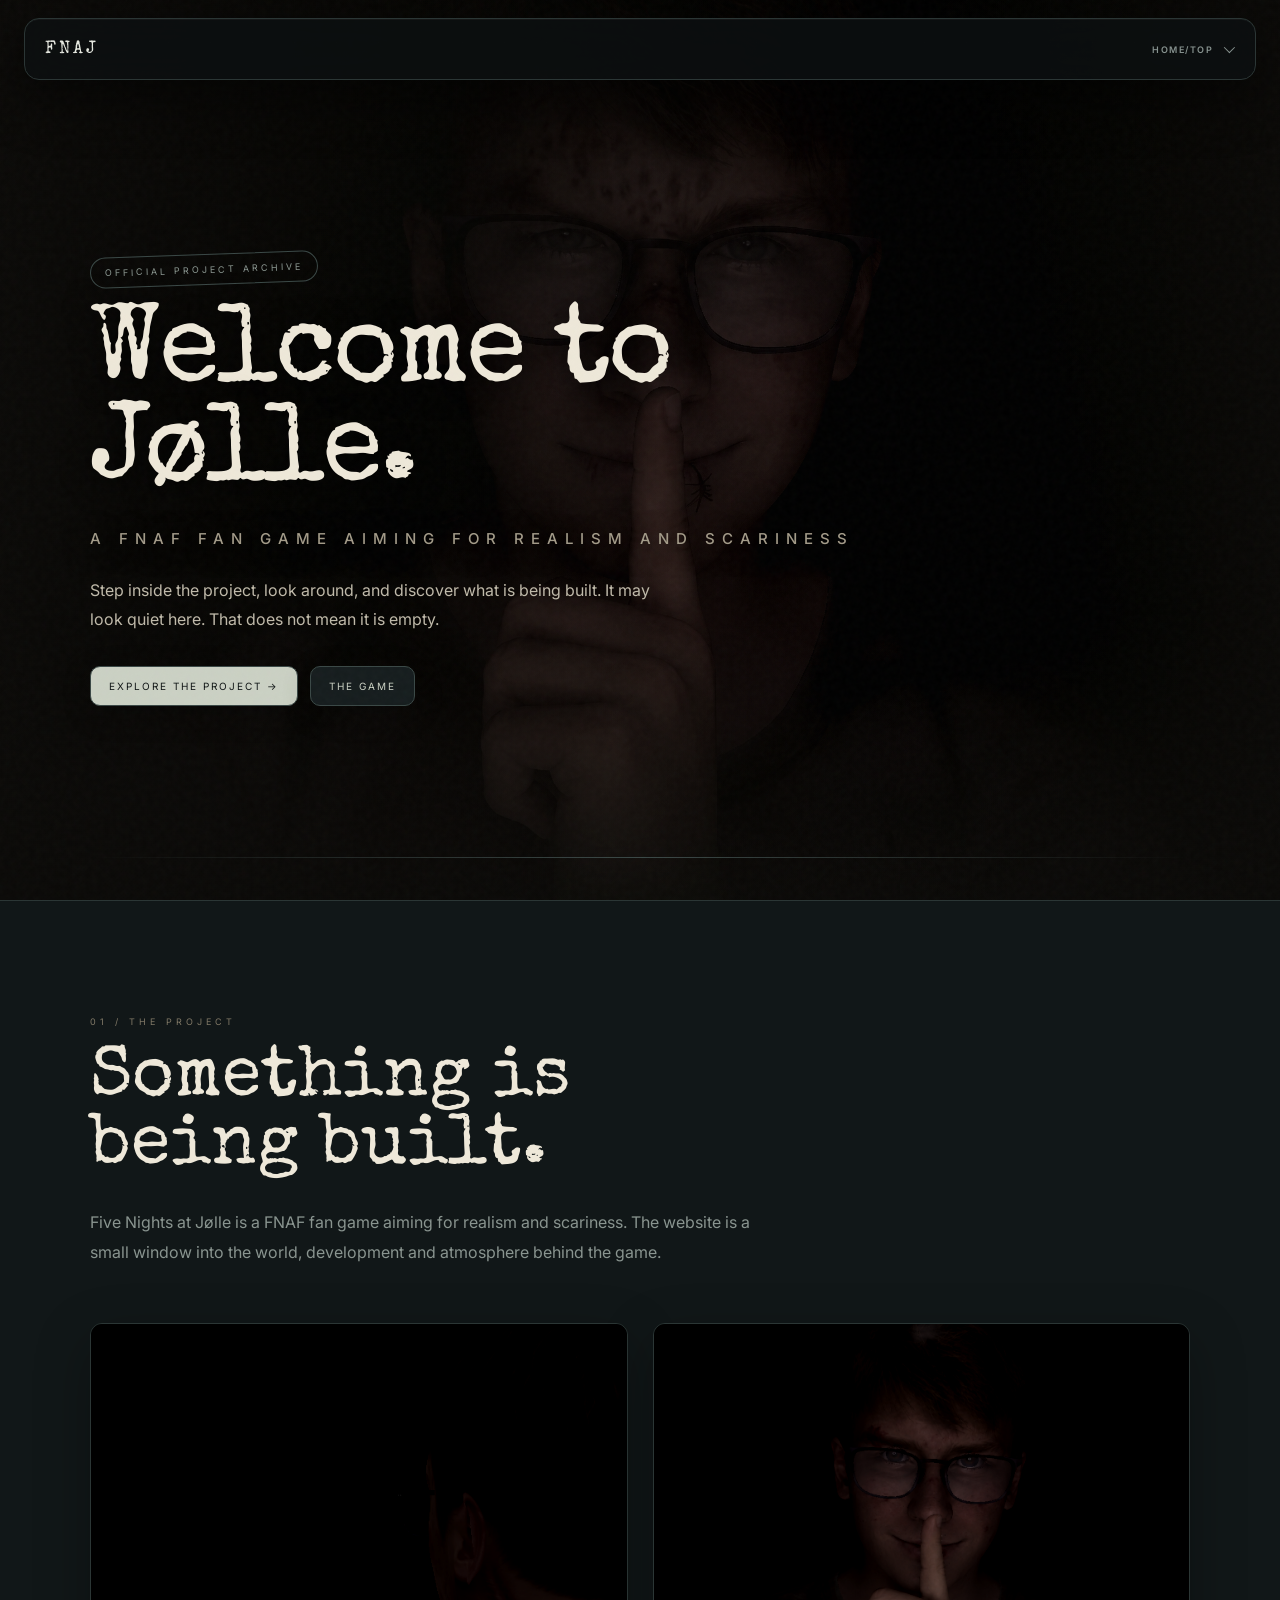
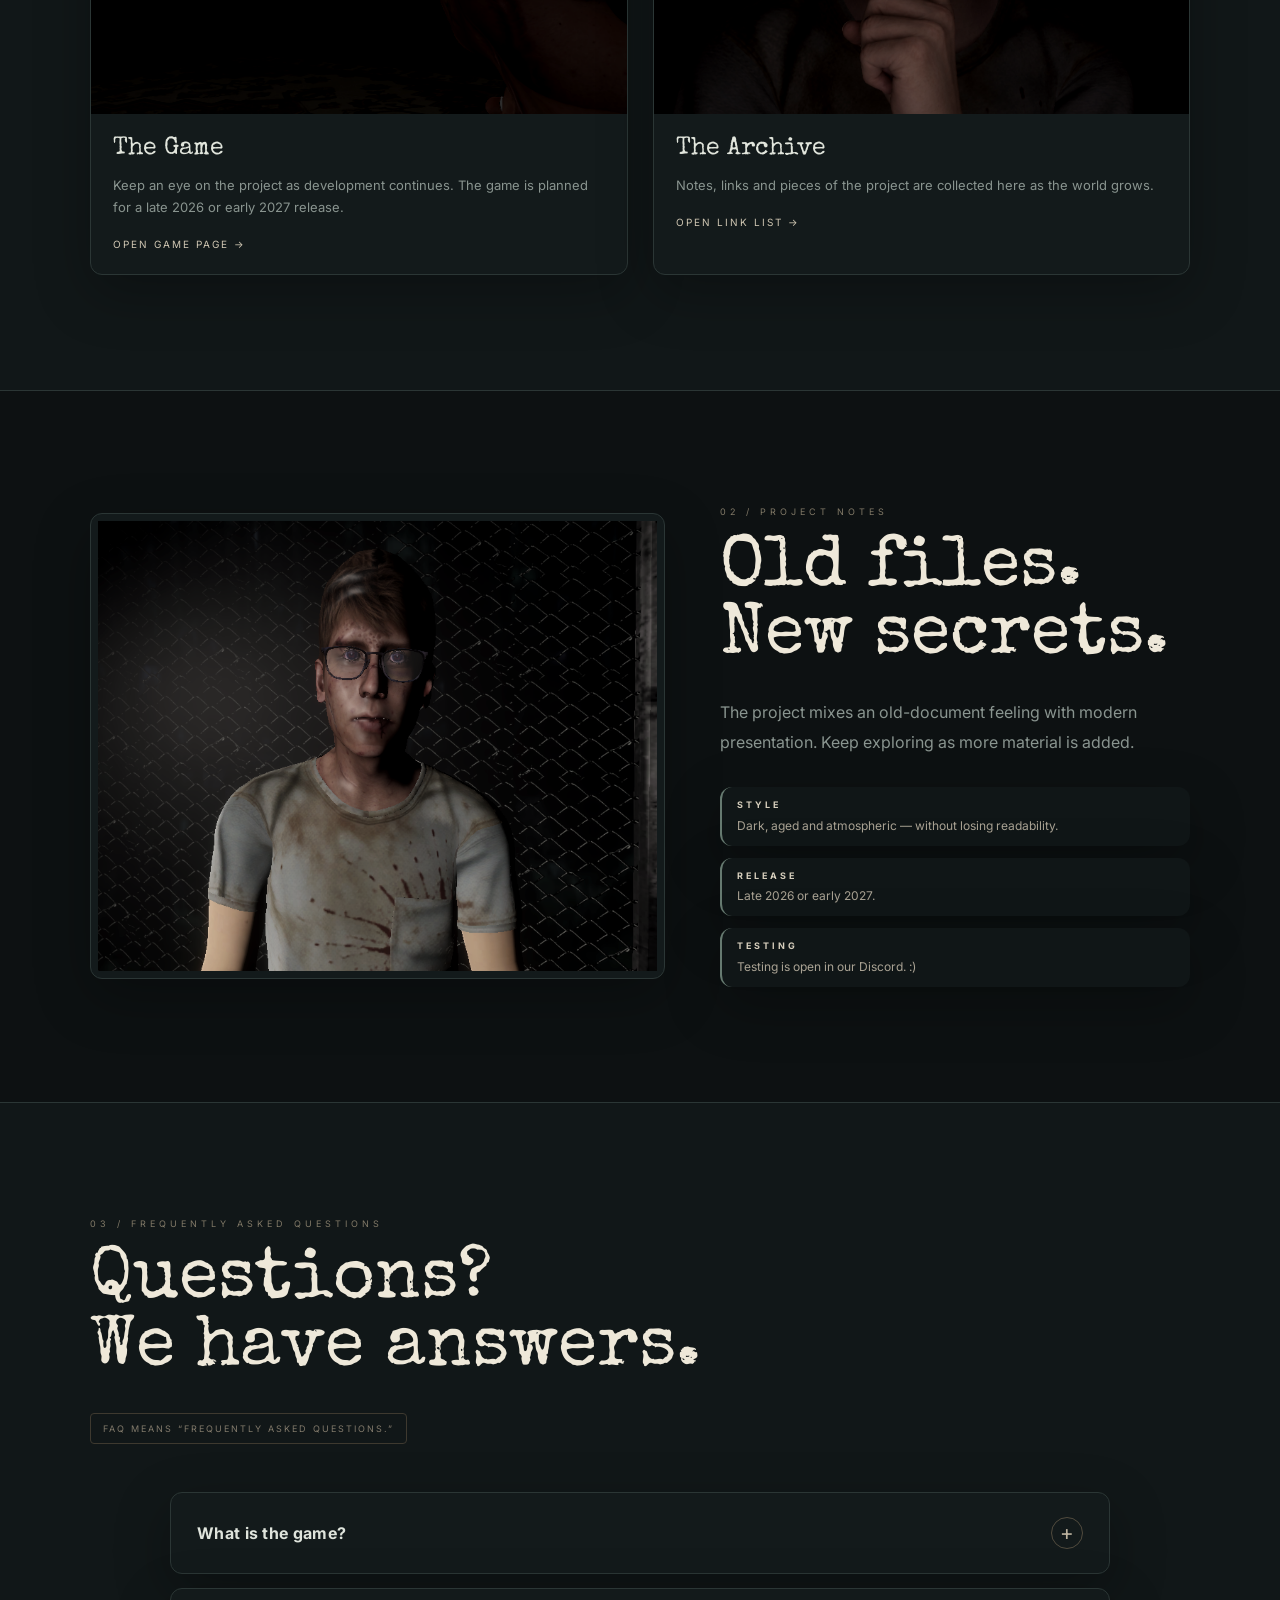
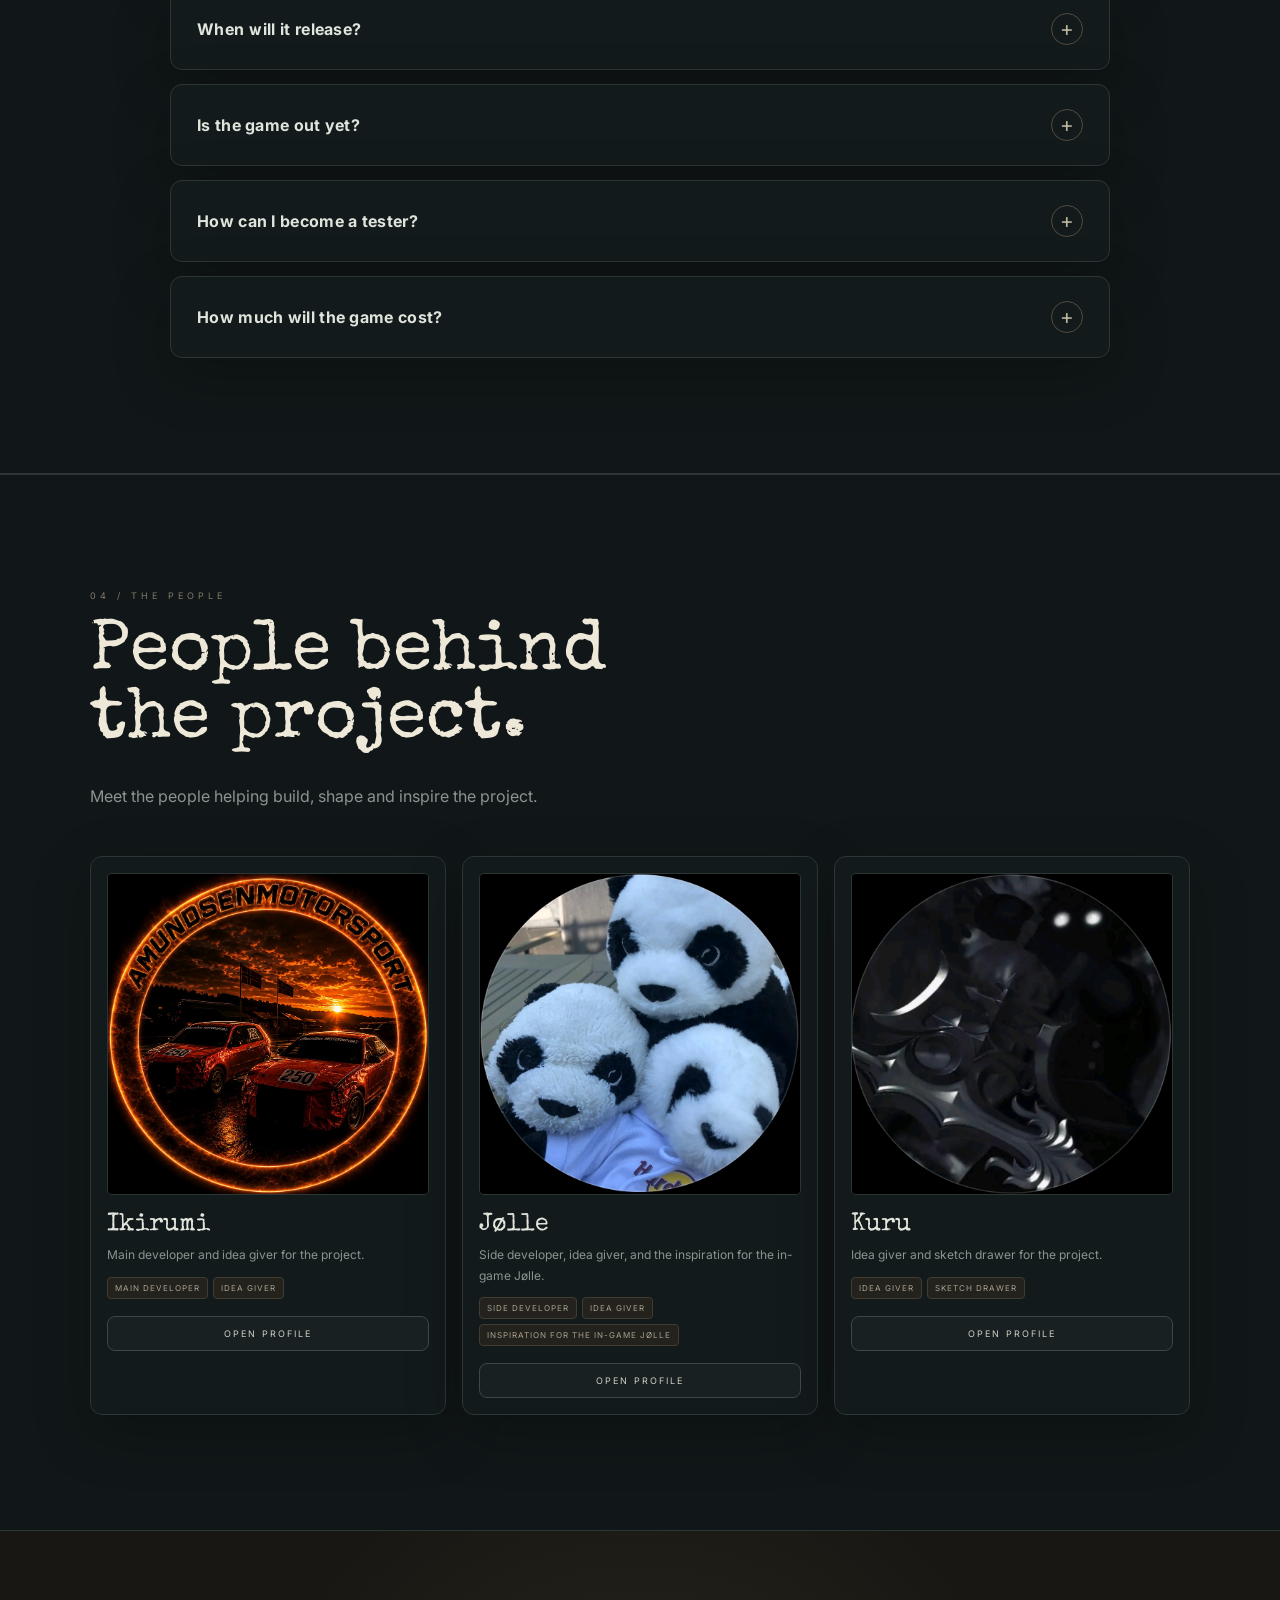
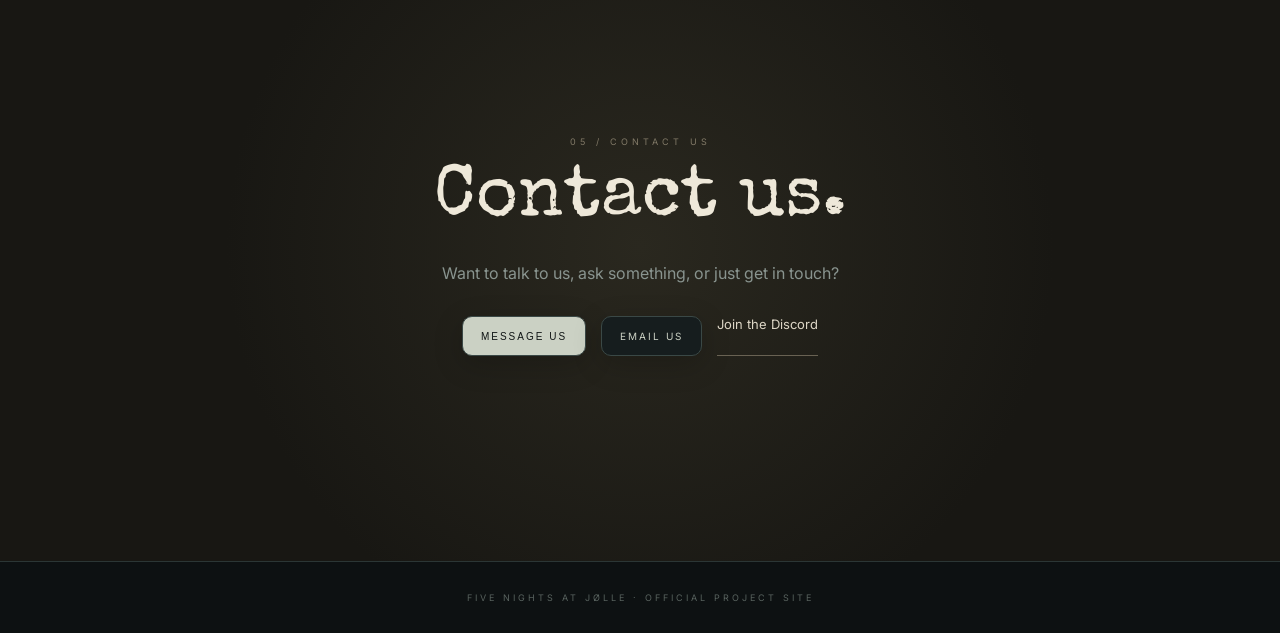
<file: index.html>
<!DOCTYPE html><html lang="en"><head><link rel="icon" type="image/webp" href="Images/1102960-crop0_225_1314_554-qpcmmsx4-v4.webp?v=20261008"><meta charset="UTF-8"><meta name="viewport" content="width=device-width,initial-scale=1.0"><meta http-equiv="refresh" content="0; url=home/"><title>Five Nights at Jølle</title><script>window.location.replace("home/");</script></head><body></body></html>
</file>
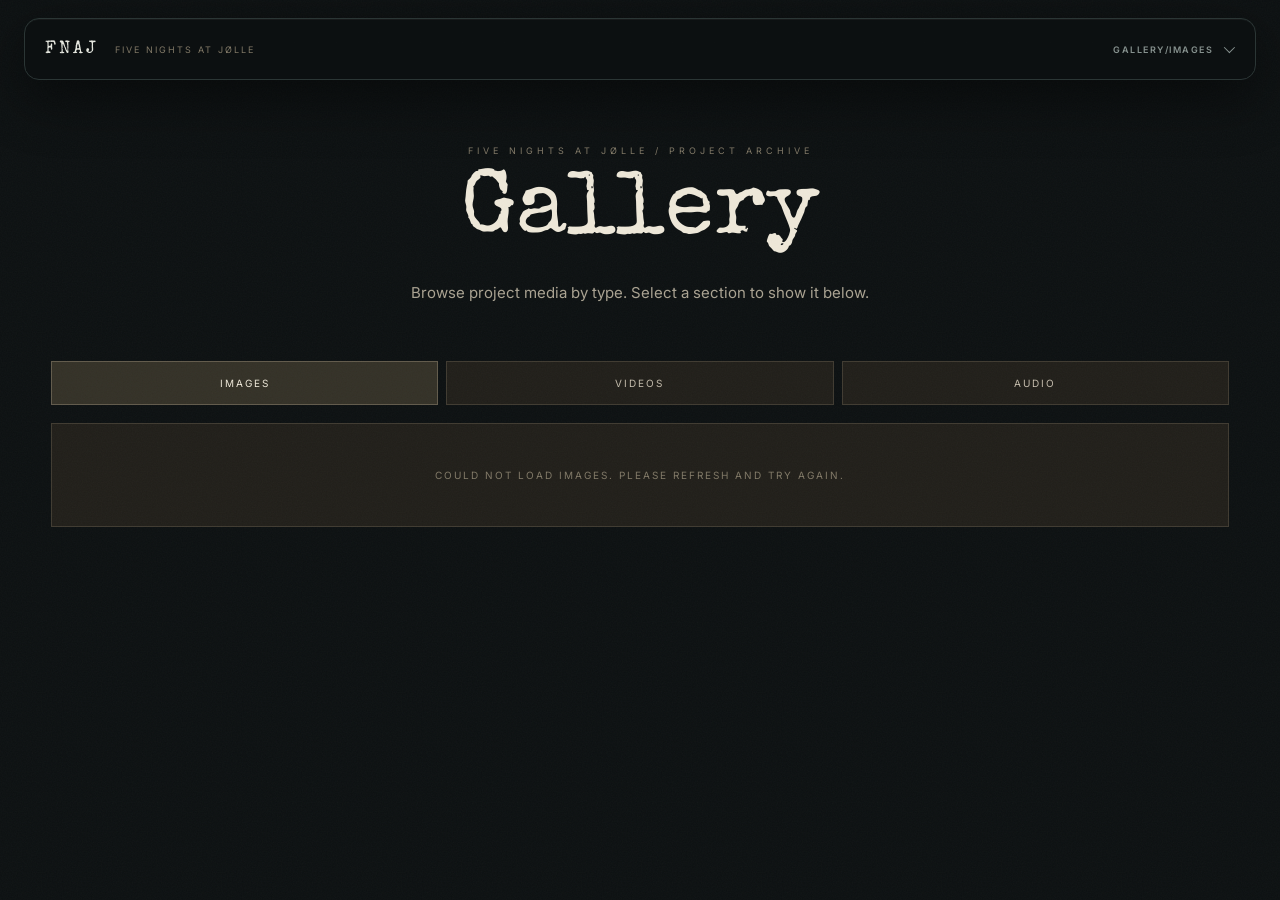
<file: gallery/index.html>
<!DOCTYPE html>
<html lang="en">
<head><link rel="icon" type="image/webp" href="../Images/1102960-crop0_225_1314_554-qpcmmsx4-v4.webp?v=20261008">
<meta charset="UTF-8"><meta name="viewport" content="width=device-width,initial-scale=1.0"><meta name="theme-color" content="#181713">
<title>FNAJ — Gallery</title>
<style>
@import url('https://fonts.googleapis.com/css2?family=Special+Elite&family=Inter:wght@400;500;600&display=swap');
*{box-sizing:border-box}body{margin:0;min-height:100vh;background:#181713;color:#ddd8ca;font-family:Inter,Arial,sans-serif;overflow-x:hidden}body:before{content:"";position:fixed;inset:0;pointer-events:none;z-index:10;opacity:.06;background-image:url("data:image/svg+xml,%3Csvg xmlns='http://www.w3.org/2000/svg' width='180' height='180'%3E%3Cfilter id='n'%3E%3CfeTurbulence type='fractalNoise' baseFrequency='.8' numOctaves='4'/%3E%3C/filter%3E%3Crect width='100%25' height='100%25' filter='url(%23n)'/%3E%3C/svg%3E")}main{width:min(1180px,92vw);margin:auto;padding:145px 0 90px}.head{text-align:center;margin-bottom:55px}.label{font-size:9px;color:#817967;letter-spacing:4px;text-transform:uppercase;margin-bottom:18px}.head h1{font-family:"Special Elite",Georgia,serif;font-weight:400;font-size:clamp(50px,8vw,90px);line-height:.9;color:#eee8d9;margin:0 0 24px}.head p{max-width:650px;margin:auto;color:#aaa392;line-height:1.8;font-size:15px}.gallery{display:grid;grid-template-columns:repeat(2,1fr);gap:25px}.card{background:#211f1a;border:1px solid #403b31;padding:12px;transition:.35s;animation:rise .7s both}.card:hover{border-color:#625b4c;transform:translateY(-5px);box-shadow:0 20px 45px #0007}.preview{height:450px;max-height:450px;background:#171611;display:flex;align-items:center;justify-content:center;overflow:hidden}.preview img{display:block;width:100%;height:100%;object-fit:contain}.name{margin:14px 3px 11px;color:#c4bcac;font-size:11px;line-height:1.5;word-break:break-word}.download{display:inline-block;padding:10px 13px;border:1px solid #514a3d;color:#d6ccb8;text-decoration:none;font-size:9px;letter-spacing:2px;text-transform:uppercase;transition:.25s}.download:hover{background:#383329;border-color:#817866;color:#fff}.gallery-tabs{width:100%;margin-top:20px}.gallery-tabs-buttons{display:grid;grid-template-columns:repeat(3,1fr);gap:8px}.gallery-tab{width:100%;padding:15px 10px;background:#211f1a;border:1px solid #403b31;color:#c4bcac;font:10px Inter,Arial,sans-serif;letter-spacing:2px;text-transform:uppercase;text-align:center;cursor:pointer;transition:.25s}.gallery-tab:hover,.gallery-tab[aria-expanded="true"]{background:#343127;border-color:#625b4c;color:#eee8d9}.gallery-panel{display:none;padding:18px 0 8px}.gallery-panel.open{display:block}.gallery-panel .gallery{margin:0}.media-list{grid-template-columns:repeat(2,1fr)}.media-card{background:#211f1a;border:1px solid #403b31;padding:12px}.media-card video{display:block;width:100%}.media-card video{max-height:450px;background:#171611}.media-name{margin:12px 2px;color:#c4bcac;font-size:11px;word-break:break-word}.empty-gallery{padding:45px 20px;text-align:center;background:#211f1a;border:1px solid #403b31;color:#817967;font-size:10px;letter-spacing:2px;text-transform:uppercase;grid-column:1/-1}.audio-player{padding:16px;background:#171611;border:1px solid #3b372e}.audio-top{display:flex;align-items:center;gap:13px}.audio-play{width:44px;height:44px;flex:0 0 44px;border:1px solid #625b4c;border-radius:50%;background:#2c2922;color:#eee8d9;font-size:15px;cursor:pointer;transition:.2s}.audio-play:hover{background:#403a30;border-color:#817866}.audio-wave{height:44px;flex:1;display:flex;align-items:center;gap:3px;overflow:hidden}.audio-wave span{width:3px;min-width:3px;background:#625b4c;border-radius:3px;opacity:.65}.audio-progress{width:100%;height:4px;margin:15px 0 10px;appearance:none;background:#3b372e;border-radius:4px;cursor:pointer}.audio-progress::-webkit-slider-thumb{appearance:none;width:12px;height:12px;border-radius:50%;background:#c4bcac}.audio-progress::-moz-range-thumb{width:12px;height:12px;border:0;border-radius:50%;background:#c4bcac}.audio-bottom{display:flex;align-items:center;justify-content:space-between;gap:12px;color:#817967;font-size:9px;letter-spacing:1px}.audio-volume{width:90px;appearance:none;height:3px;background:#3b372e;border-radius:3px;cursor:pointer}.audio-volume::-webkit-slider-thumb{appearance:none;width:10px;height:10px;border-radius:50%;background:#aaa392}.audio-volume::-moz-range-thumb{width:10px;height:10px;border:0;border-radius:50%;background:#aaa392}@media(max-width:700px){main{width:calc(100% - 24px);padding-top:100px;padding-bottom:55px}.head{margin-bottom:38px}.head h1{font-size:clamp(45px,14vw,68px);letter-spacing:-2px}.head p{font-size:13px}.gallery{grid-template-columns:1fr;gap:16px}.gallery-tabs-buttons{grid-template-columns:repeat(3,1fr);gap:5px}.gallery-tab{padding:13px 4px;font-size:8px;letter-spacing:1px}.card{padding:8px}.preview{height:auto;min-height:180px;max-height:450px}.preview img{height:auto;max-height:450px}.download{padding:11px 12px;font-size:8px}.media-list{grid-template-columns:1fr}.audio-bottom{flex-wrap:wrap}.audio-volume{width:75px}}@media(prefers-reduced-motion:reduce){*{animation:none!important;transition:none!important}}
header{position:fixed;top:0;left:0;right:0;z-index:30;padding:16px 22px}.site-nav{max-width:1180px;margin:auto;padding:10px 12px 10px 18px;display:flex;align-items:center;justify-content:space-between;background:rgba(27,26,21,.86);border:1px solid #3b382e;border-radius:8px;box-shadow:0 14px 45px #0009;backdrop-filter:blur(16px)}.site-logo{font-family:"Special Elite",serif;font-size:16px;letter-spacing:2px;color:#e5dfcf;text-decoration:none;white-space:nowrap}.site-logo span{font:9px Inter,sans-serif;color:#817967;letter-spacing:2px;margin-left:8px}.site-nav-wrap{display:flex;align-items:center}.site-nav nav{display:flex;align-items:center;gap:4px}.site-nav nav a{color:#aaa394;text-decoration:none;font-size:9px;letter-spacing:2px;text-transform:uppercase;padding:10px 13px;border-radius:5px;transition:.25s}.site-nav nav a:hover,.site-nav nav a.active{color:#eee8d9;background:#343127}.site-nav nav a.active{box-shadow:inset 0 -2px #8a806c}.menu-toggle{display:none;background:transparent;border:1px solid #494438;color:#c9c1b0;border-radius:5px;width:40px;height:38px;font-size:18px;cursor:pointer}@media(max-width:760px){header{padding:10px}.site-nav{position:relative;padding:9px 10px}.site-logo{font-size:15px}.site-logo span{display:none}.menu-toggle{display:block}.site-nav nav{display:none;position:absolute;top:calc(100% + 7px);left:0;right:0;flex-direction:column;gap:3px;padding:8px;background:rgba(27,26,21,.98);border:1px solid #3b382e;border-radius:7px;box-shadow:0 14px 35px #0009}.site-nav nav.open{display:flex}.site-nav nav a{width:100%;padding:12px 11px;font-size:9px}}
</style>
<link rel="stylesheet" href="../dropdown/style.css">
</head>
<body>
<header><div class="site-nav"><a class="site-logo" href="../home/">FNAJ <span>FIVE NIGHTS AT JØLLE</span></a><div class="site-nav-wrap"><nav><div class="universal-dropdown" id="currentDropdown"><button class="universal-dropdown-toggle" type="button" aria-expanded="false">Gallery/home</button><div class="universal-dropdown-menu"><small>Home</small><a href="../home/">Home/top</a><a href="../home/#project">Home/project</a><a href="../home/#faq">Home/FAQ</a><a href="../home/#contact">Home/Contact us</a><div class="nav-separator"></div><small>Game</small><a href="../game/">Game/home</a><div class="nav-separator"></div><small>Gallery</small><a href="../gallery/#images">Gallery/Images</a><a href="../gallery/#videos">Gallery/Videos</a><a href="../gallery/#audio">Gallery/Audio</a><div class="nav-separator"></div><small>Links</small><a href="../link-list/">Links/home</a></div></div></nav><button class="menu-toggle" type="button" aria-label="Open menu" aria-expanded="false">Gallery/home</button></div></div></header>
<main id="gallery"><div class="head"><div class="label">Five Nights at Jølle / Project Archive</div><h1>Gallery</h1><p>Browse project media by type. Select a section to show it below.</p></div>
<div class="gallery-tabs">
<div class="gallery-tabs-buttons">
<button class="gallery-tab" type="button" aria-expanded="false" data-target="imagesPanel">Images</button>
<button class="gallery-tab" type="button" aria-expanded="false" data-target="videosPanel">Videos</button>
<button class="gallery-tab" type="button" aria-expanded="false" data-target="audioPanel">Audio</button>
</div>
<div class="gallery-panel" id="imagesPanel" data-gallery="images"><div class="gallery" id="imagesList"><div class="empty-gallery">Loading images...</div></div></div>
<div class="gallery-panel" id="videosPanel" data-gallery="videos"><div class="gallery media-list" id="videosList"><div class="empty-gallery">Loading videos...</div></div></div>
<div class="gallery-panel" id="audioPanel" data-gallery="audio"><div class="gallery media-list" id="audioList"><div class="empty-gallery">Loading audio...</div></div></div>
</div></main>
<script>
document.addEventListener("DOMContentLoaded",()=>{
 const tabs=[...document.querySelectorAll(".gallery-tab")];
 const hashMap={images:"imagesPanel",videos:"videosPanel",audio:"audioPanel"};

 function setTab(key,updateHash=true){
  key=(key||"").replace("#","").toLowerCase();
  if(!hashMap[key])key="images";
  tabs.forEach(tab=>{
   const active=tab.dataset.target===hashMap[key];
   tab.setAttribute("aria-expanded",active?"true":"false");
   const panel=document.getElementById(tab.dataset.target);
   if(panel)panel.classList.toggle("open",active);
  });
  const label="Gallery/"+key.charAt(0).toUpperCase()+key.slice(1);
  const dropdown=document.querySelector(".universal-dropdown-toggle");
  const menuButton=document.querySelector(".menu-toggle");
  if(dropdown)dropdown.textContent=label;
  if(menuButton)menuButton.textContent=label;
  if(updateHash)history.replaceState(null,"","#"+key);
 }

 tabs.forEach(tab=>tab.addEventListener("click",()=>{
  const key=Object.keys(hashMap).find(k=>hashMap[k]===tab.dataset.target);
  setTab(key);
  resetMedia();
 }));

 function resetMedia(){
  document.querySelectorAll(".media-card video,.media-card audio").forEach(media=>{
   media.pause();
   media.currentTime=0;
  });
  document.querySelectorAll(".audio-play").forEach(button=>button.textContent="▶");
 }

 function createAudioPlayer(file){
  const card=document.createElement("article");
  card.className="media-card";

  const player=document.createElement("div");
  player.className="audio-player";

  const audio=document.createElement("audio");
  audio.src=file.download_url;
  audio.preload="metadata";
  audio.className="custom-audio";
  audio.setAttribute("aria-hidden","true");

  const top=document.createElement("div");
  top.className="audio-top";

  const play=document.createElement("button");
  play.type="button";
  play.className="audio-play";
  play.textContent="▶";
  play.setAttribute("aria-label","Play audio");

  const wave=document.createElement("div");
  wave.className="audio-wave";
  for(let i=0;i<42;i++){
   const bar=document.createElement("span");
   const height=10+Math.abs(Math.sin(i*1.7))*26;
   bar.style.height=height+"px";
   wave.appendChild(bar);
  }

  top.appendChild(play);
  top.appendChild(wave);

  const progress=document.createElement("input");
  progress.type="range";
  progress.className="audio-progress";
  progress.min=0;
  progress.max=100;
  progress.value=0;
  progress.setAttribute("aria-label","Audio progress");

  const bottom=document.createElement("div");
  bottom.className="audio-bottom";

  const time=document.createElement("span");
  time.textContent="0:00 / 0:00";

  const volume=document.createElement("input");
  volume.type="range";
  volume.className="audio-volume";
  volume.min=0;
  volume.max=1;
  volume.step=.01;
  volume.value=.8;
  volume.setAttribute("aria-label","Volume");
  audio.volume=.8;

  bottom.appendChild(time);
  bottom.appendChild(volume);

  player.appendChild(audio);
  player.appendChild(top);
  player.appendChild(progress);
  player.appendChild(bottom);

  const name=document.createElement("div");
  name.className="media-name";
  name.textContent=file.name;

  const dl=document.createElement("a");
  dl.className="download";
  dl.href=file.download_url;
  dl.download=file.name;
  dl.textContent="↓ Download";

  card.appendChild(player);
  card.appendChild(name);
  card.appendChild(dl);

  function formatTime(seconds){
   if(!Number.isFinite(seconds))return "0:00";
   const minutes=Math.floor(seconds/60);
   const secs=Math.floor(seconds%60).toString().padStart(2,"0");
   return minutes+":"+secs;
  }

  play.addEventListener("click",()=>{
   if(audio.paused){
    document.querySelectorAll(".custom-audio").forEach(other=>{
     if(other!==audio){
      other.pause();
      const otherButton=other.closest(".audio-player")?.querySelector(".audio-play");
      if(otherButton)otherButton.textContent="▶";
     }
    });
    audio.play();
   }else audio.pause();
  });

  audio.addEventListener("play",()=>play.textContent="❚❚");
  audio.addEventListener("pause",()=>play.textContent="▶");
  audio.addEventListener("ended",()=>{play.textContent="▶";progress.value=100});
  audio.addEventListener("loadedmetadata",()=>{
   progress.max=audio.duration||0;
   time.textContent="0:00 / "+formatTime(audio.duration);
  });
  audio.addEventListener("timeupdate",()=>{
   progress.value=audio.currentTime;
   time.textContent=formatTime(audio.currentTime)+" / "+formatTime(audio.duration);
  });
  progress.addEventListener("input",()=>audio.currentTime=Number(progress.value));
  volume.addEventListener("input",()=>audio.volume=Number(volume.value));

  return card;
 }

 addEventListener("hashchange",()=>setTab(location.hash,false));

 setTab(location.hash,true);

 const repo="123IdkGames456/FNAJ",branch="main",api="https://api.github.com/repos/"+repo+"/contents/";

 async function loadImages(){
  const list=document.getElementById("imagesList");
  try{
   const res=await fetch(api+"Images?ref="+branch+"&per_page=100",{headers:{"Accept":"application/vnd.github+json"}});
   if(!res.ok)throw new Error("GitHub API error");
   const files=await res.json();
   const allowed=["png","jpg","jpeg","webp","gif","avif","bmp","svg"];
   const images=files.filter(file=>file.type==="file"&&allowed.includes(file.name.split(".").pop().toLowerCase()));
   if(!images.length){list.innerHTML='<div class="empty-gallery">No images found.</div>';return}
   list.innerHTML="";
   images.forEach(file=>{
    const card=document.createElement("article");
    card.className="card";
    const preview=document.createElement("div");
    preview.className="preview";
    const img=document.createElement("img");
    img.src=file.download_url;
    img.alt=file.name;
    img.loading="lazy";
    img.decoding="async";
    preview.appendChild(img);
    const name=document.createElement("div");
    name.className="name";
    name.textContent=file.name;
    const dl=document.createElement("a");
    dl.className="download";
    dl.href=file.download_url;
    dl.download=file.name;
    dl.textContent="↓ Download Full Quality";
    card.appendChild(preview);
    card.appendChild(name);
    card.appendChild(dl);
    list.appendChild(card);
   });
  }catch(e){
   list.innerHTML='<div class="empty-gallery">Could not load images. Please refresh and try again.</div>';
  }
 }

 async function loadMedia(folder,type,listId){
  const list=document.getElementById(listId);
  try{
   const res=await fetch(api+folder+"?ref="+branch,{headers:{"Accept":"application/vnd.github+json"}});
   if(!res.ok)throw new Error("GitHub API error");
   const files=await res.json();
   const allowed=type==="video"?["mp4","webm","ogg","mov","m4v"]:["mp3","wav","ogg","m4a","aac","flac"];
   const media=files.filter(f=>f.type==="file"&&allowed.includes(f.name.split(".").pop().toLowerCase()));
   if(!media.length){list.innerHTML='<div class="empty-gallery">No '+type+' files found.</div>';return}
   list.innerHTML="";
   media.forEach(file=>{
    if(type==="audio")list.appendChild(createAudioPlayer(file));
    else{
     const card=document.createElement("article");
     card.className="media-card";
     const mediaEl=document.createElement("video");
     mediaEl.controls=true;
     mediaEl.src=file.download_url;
     mediaEl.preload="metadata";
     card.appendChild(mediaEl);
     const name=document.createElement("div");
     name.className="media-name";
     name.textContent=file.name;
     card.appendChild(name);
     const dl=document.createElement("a");
     dl.className="download";
     dl.href=file.download_url;
     dl.download=file.name;
     dl.textContent="↓ Download";
     card.appendChild(dl);
     list.appendChild(card);
    }
   });
  }catch(e){
   list.innerHTML='<div class="empty-gallery">Could not load '+type+' files.</div>';
  }
 }

 loadImages();
 loadMedia("Videos","video","videosList");
 loadMedia("Audio","audio","audioList");
});
</script>
<script src="../dropdown/script.js"></script>
</body>
</html>
</file>
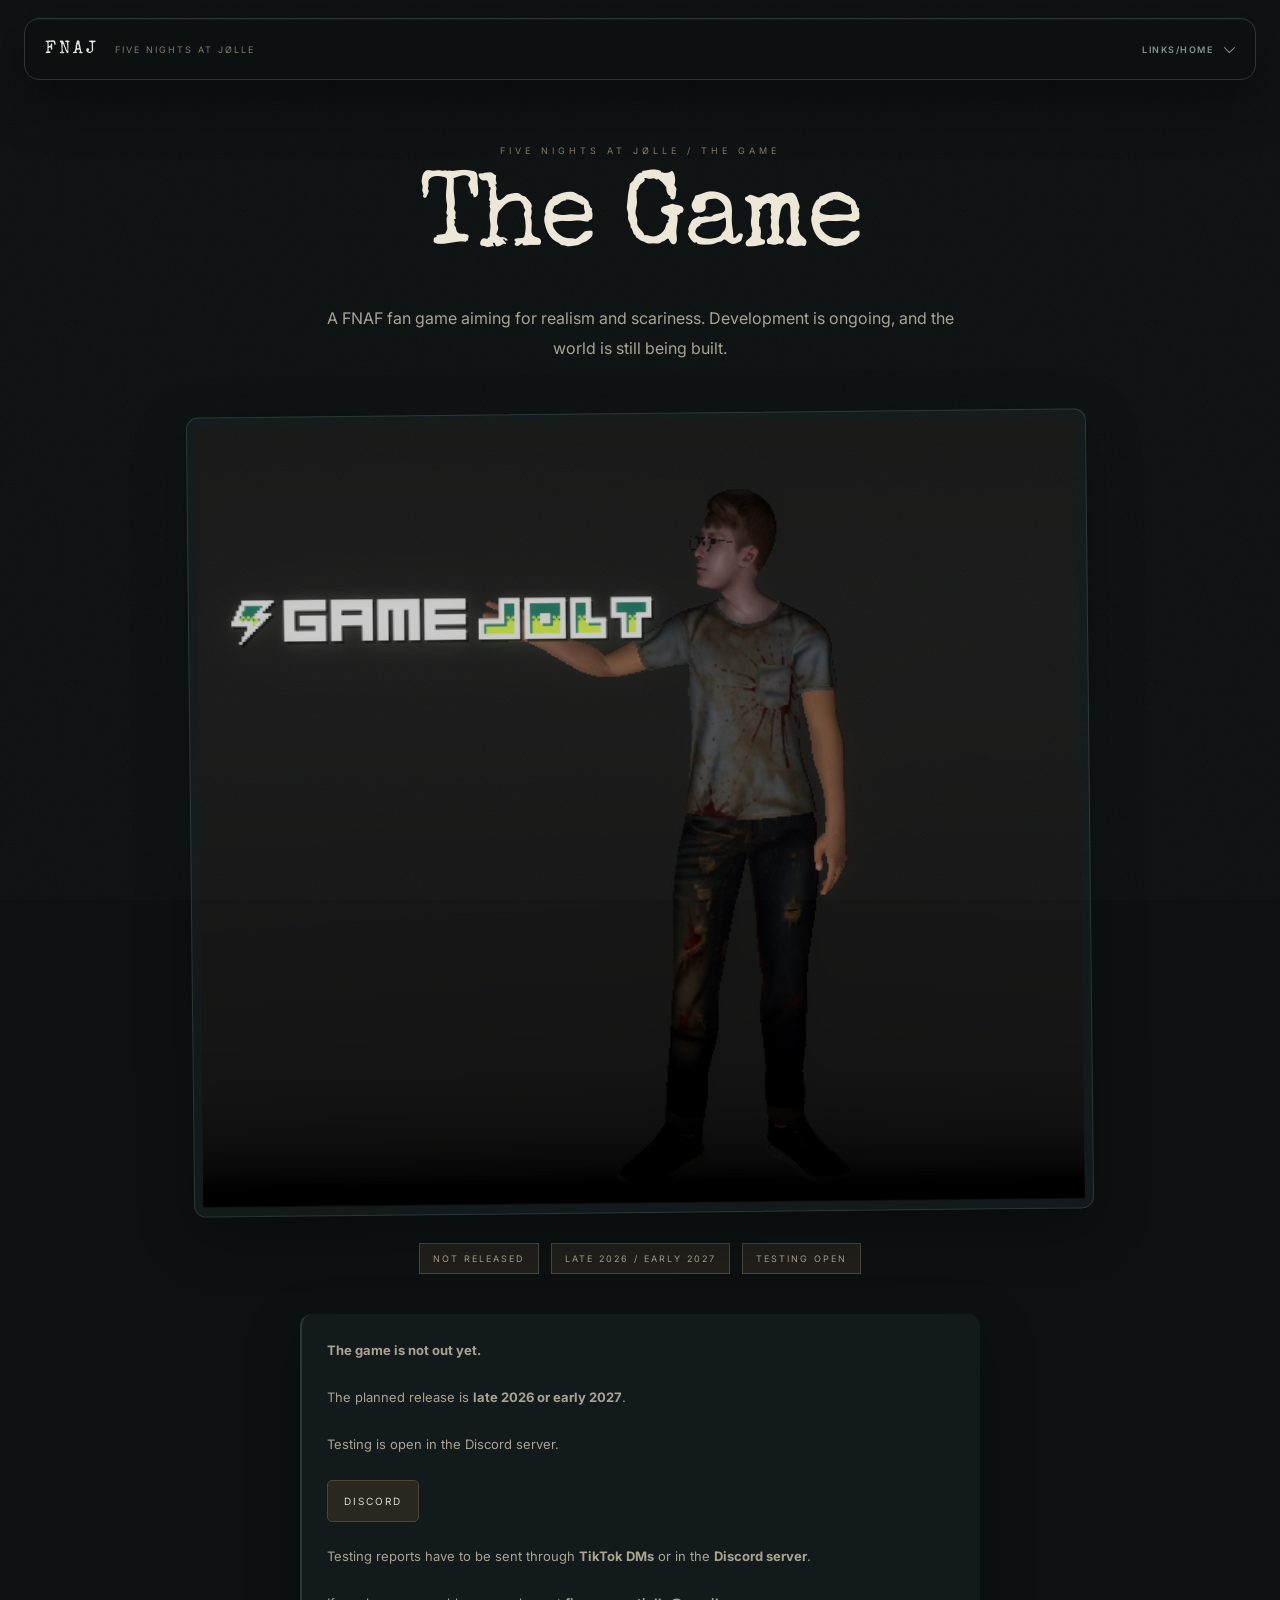
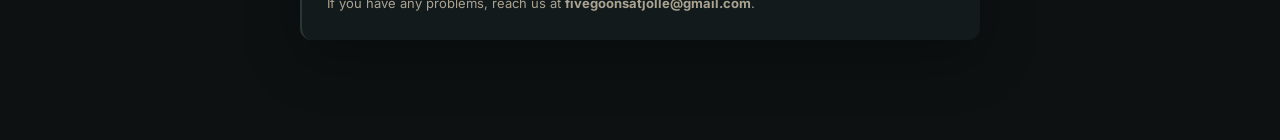
<file: game/index.html>
<!DOCTYPE html>
<html lang="en">
<head><link rel="icon" type="image/webp" href="../Images/1102960-crop0_225_1314_554-qpcmmsx4-v4.webp?v=20261008">
<meta charset="UTF-8"><meta name="viewport" content="width=device-width,initial-scale=1.0"><meta name="theme-color" content="#181713">
<title>FNAJ — The Game</title>
<style>
@import url('https://fonts.googleapis.com/css2?family=Special+Elite&family=Inter:wght@400;500;600&display=swap');
*{box-sizing:border-box}body{margin:0;min-height:100vh;background:#181713;color:#ddd8ca;font-family:Inter,Arial,sans-serif;overflow-x:hidden}body:before{content:"";position:fixed;inset:0;pointer-events:none;z-index:10;opacity:.06;background-image:url("data:image/svg+xml,%3Csvg xmlns='http://www.w3.org/2000/svg' width='180' height='180'%3E%3Cfilter id='n'%3E%3CfeTurbulence type='fractalNoise' baseFrequency='.8' numOctaves='4'/%3E%3C/filter%3E%3Crect width='100%25' height='100%25' filter='url(%23n)'/%3E%3C/svg%3E")}@media(max-width:700px){.gallery-nav{top:12px;right:12px}}main{width:min(1050px,90vw);margin:auto;padding:145px 0 100px}.label{font-size:9px;color:#817967;letter-spacing:4px;text-transform:uppercase;margin-bottom:20px}h1{font-family:"Special Elite",Georgia,serif;font-size:clamp(58px,9vw,105px);font-weight:400;line-height:.9;letter-spacing:-3px;color:#eee8d9;margin:0 0 32px}.hero{text-align:center}.hero p{max-width:650px;margin:0 auto;color:#aaa392;line-height:1.9;font-size:16px}.game-image{display:block;width:min(900px,100%);margin:50px auto 0;border:1px solid #494438;padding:8px;background:#24221c;box-shadow:0 25px 80px #0008;transform:rotate(-.6deg);transition:.6s}.game-image:hover{transform:rotate(0) scale(1.01);box-shadow:0 30px 100px #000a}.status{display:flex;justify-content:center;gap:12px;flex-wrap:wrap;margin:30px 0}.tag{padding:9px 13px;border:1px solid #4b463a;background:#211f1a;color:#a9a18f;font-size:9px;letter-spacing:2px;text-transform:uppercase}.note{max-width:680px;margin:40px auto 0;padding:25px;border-left:2px solid #665e4c;background:#211f1a;color:#aaa392;line-height:1.8;font-size:13px;text-align:left}@keyframes rise{from{opacity:0;transform:translateY(18px)}to{opacity:1;transform:translateY(0)}}to{opacity:1;transform:translateY(0)}}@media(max-width:700px){main{width:calc(100% - 24px);padding:105px 0 55px}.hero p{font-size:14px;padding:0 6px}.game-image{margin-top:30px;padding:4px;width:100%;transform:none}.game-image:hover{transform:none}.status{gap:7px;margin:22px 0}.tag{padding:8px 9px;font-size:8px;letter-spacing:1.5px}.note{font-size:12px;padding:18px;margin-top:25px}.gallery-section{margin-top:60px}.section-head{display:block}.section-info{text-align:left;margin-top:10px;line-height:1.5}.section-title{font-size:30px}.gallery{grid-template-columns:1fr;gap:16px}.gallery-card{padding:8px}.gallery-card img{height:auto;max-height:450px;min-height:180px}.download{padding:11px 12px;font-size:8px}.actions{margin-top:30px}}@media(prefers-reduced-motion:reduce){*{animation:none!important;transition:none!important}}
header{position:fixed;top:0;left:0;right:0;z-index:30;padding:16px 22px}.site-nav{max-width:1180px;margin:auto;padding:10px 12px 10px 18px;display:flex;align-items:center;justify-content:space-between;background:rgba(27,26,21,.86);border:1px solid #3b382e;border-radius:8px;box-shadow:0 14px 45px #0009;backdrop-filter:blur(16px)}.site-logo{font-family:"Special Elite",serif;font-size:16px;letter-spacing:2px;color:#e5dfcf;text-decoration:none;white-space:nowrap}.site-logo span{font:9px Inter,sans-serif;color:#817967;letter-spacing:2px;margin-left:8px}.site-nav-wrap{display:flex;align-items:center}.site-nav nav{display:flex;align-items:center;gap:4px}.site-nav nav a{color:#aaa394;text-decoration:none;font-size:9px;letter-spacing:2px;text-transform:uppercase;padding:10px 13px;border-radius:5px;transition:.25s}.site-nav nav a:hover,.site-nav nav a.active{color:#eee8d9;background:#343127}.site-nav nav a.active{box-shadow:inset 0 -2px #8a806c}.menu-toggle{display:none;background:transparent;border:1px solid #494438;color:#c9c1b0;border-radius:5px;width:40px;height:38px;font-size:18px;cursor:pointer}@media(max-width:760px){header{padding:10px}.site-nav{position:relative;padding:9px 10px}.site-logo{font-size:15px}.site-logo span{display:none}.menu-toggle{display:block}.site-nav nav{display:none;position:absolute;top:calc(100% + 7px);left:0;right:0;flex-direction:column;gap:3px;padding:8px;background:rgba(27,26,21,.98);border:1px solid #3b382e;border-radius:7px;box-shadow:0 14px 35px #0009}.site-nav nav.open{display:flex}.site-nav nav a{width:100%;padding:12px 11px;font-size:9px}}</style>
<style id="pageTransitionStyle">body{transition:opacity .3s ease}body.page-out{opacity:0}@keyframes pageIn{from{opacity:0;transform:translateY(8px)}to{opacity:1;transform:none}}body.page-in{animation:pageIn .45s ease}</style><style id="oldFadeSystem">body{opacity:0;transform:translateY(8px);transition:opacity .45s ease,transform .45s ease}body.page-ready{opacity:1;transform:none}body.page-leaving{opacity:0;transform:translateY(-8px);pointer-events:none}</style><link rel="stylesheet" href="../dropdown/style.css"></head>
<body><header><div class="site-nav"><a class="site-logo" href="../home/">FNAJ <span>FIVE NIGHTS AT JØLLE</span></a><div class="site-nav-wrap"><nav><div class="universal-dropdown" id="currentDropdown"><button class="universal-dropdown-toggle" type="button" aria-expanded="false">Game/home</button><div class="universal-dropdown-menu"><small>Home</small><a href="../home/">Home/top</a><a href="../home/#project">Home/project</a><a href="../home/#faq">Home/FAQ</a><a href="../home/#contact">Home/Contact us</a><div class="nav-separator"></div><small>Game</small><a href="../game/">Game/home</a><div class="nav-separator"></div><small>Gallery</small><a href="../gallery/#images">Gallery/Images</a><a href="../gallery/#videos">Gallery/Videos</a><a href="../gallery/#audio">Gallery/Audio</a><div class="nav-separator"></div><small>Links</small><a href="../link-list/">Links/home</a></div></div></nav><button class="menu-toggle" type="button" aria-label="Open menu" aria-expanded="false">Game/home</button></div></div></header><main id="game" class="hero">
<div class="label">Five Nights at Jølle / The Game</div>
<h1>The Game</h1>
<p>A FNAF fan game aiming for realism and scariness. Development is ongoing, and the world is still being built.</p>
<img class="game-image" src="../Images/Bilde_2026-09-28_120044122.png" alt="Five Nights at Jølle">
<div class="status"><span class="tag">Not Released</span><span class="tag">Late 2026 / Early 2027</span><span class="tag">Testing Open</span></div>
<div class="note">
<strong>The game is not out yet.</strong><br><br>
The planned release is <strong>late 2026 or early 2027</strong>.<br><br>
Testing is open in the Discord server.<br><br>
<a href="https://discord.gg/74nkUYaM2a" target="_blank" rel="noopener" style="display:inline-block;padding:11px 16px;border:1px solid #4b463a;background:#2a271f;color:#ddd8ca;text-decoration:none;border-radius:5px;letter-spacing:2px;font-size:10px;text-transform:uppercase">Discord</a><br><br>
Testing reports have to be sent through <strong>TikTok DMs</strong> or in the <strong>Discord server</strong>.<br><br>
If you have any problems, reach us at <strong>fivegoonsatjolle@gmail.com</strong>.
</div>
</main>
<script id="oldFadeScript">document.addEventListener("DOMContentLoaded",()=>requestAnimationFrame(()=>document.body.classList.add("page-ready")));window.addEventListener("pageshow",()=>document.body.classList.add("page-ready"));document.addEventListener("click",e=>{const link=e.target.closest("a");if(!link||link.target==="_blank"||link.hasAttribute("download"))return;const url=new URL(link.href,location.href);if(url.origin!==location.origin||url.hash)return;e.preventDefault();document.body.classList.remove("page-ready");document.body.classList.add("page-leaving");setTimeout(()=>location.href=url.href,420)});</script><script src="../dropdown/script.js"></script></body>
</html>
</file>
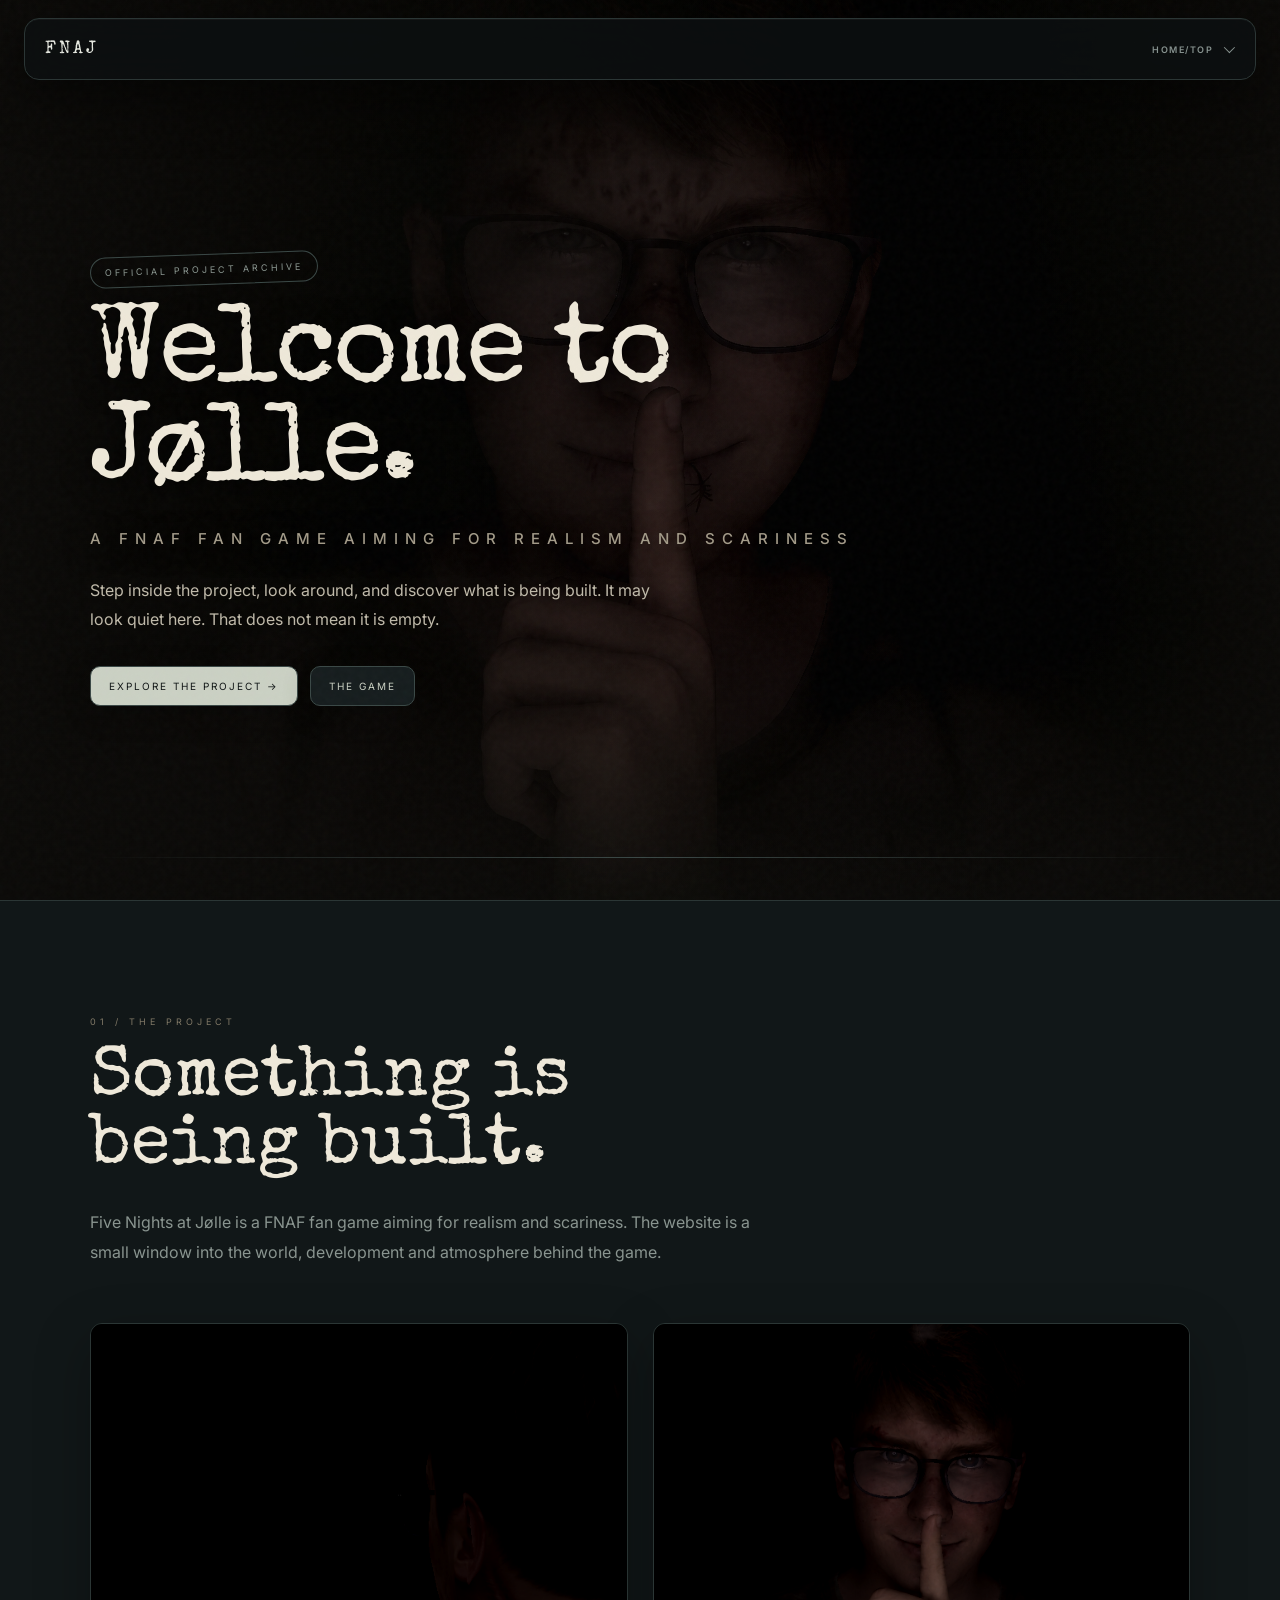
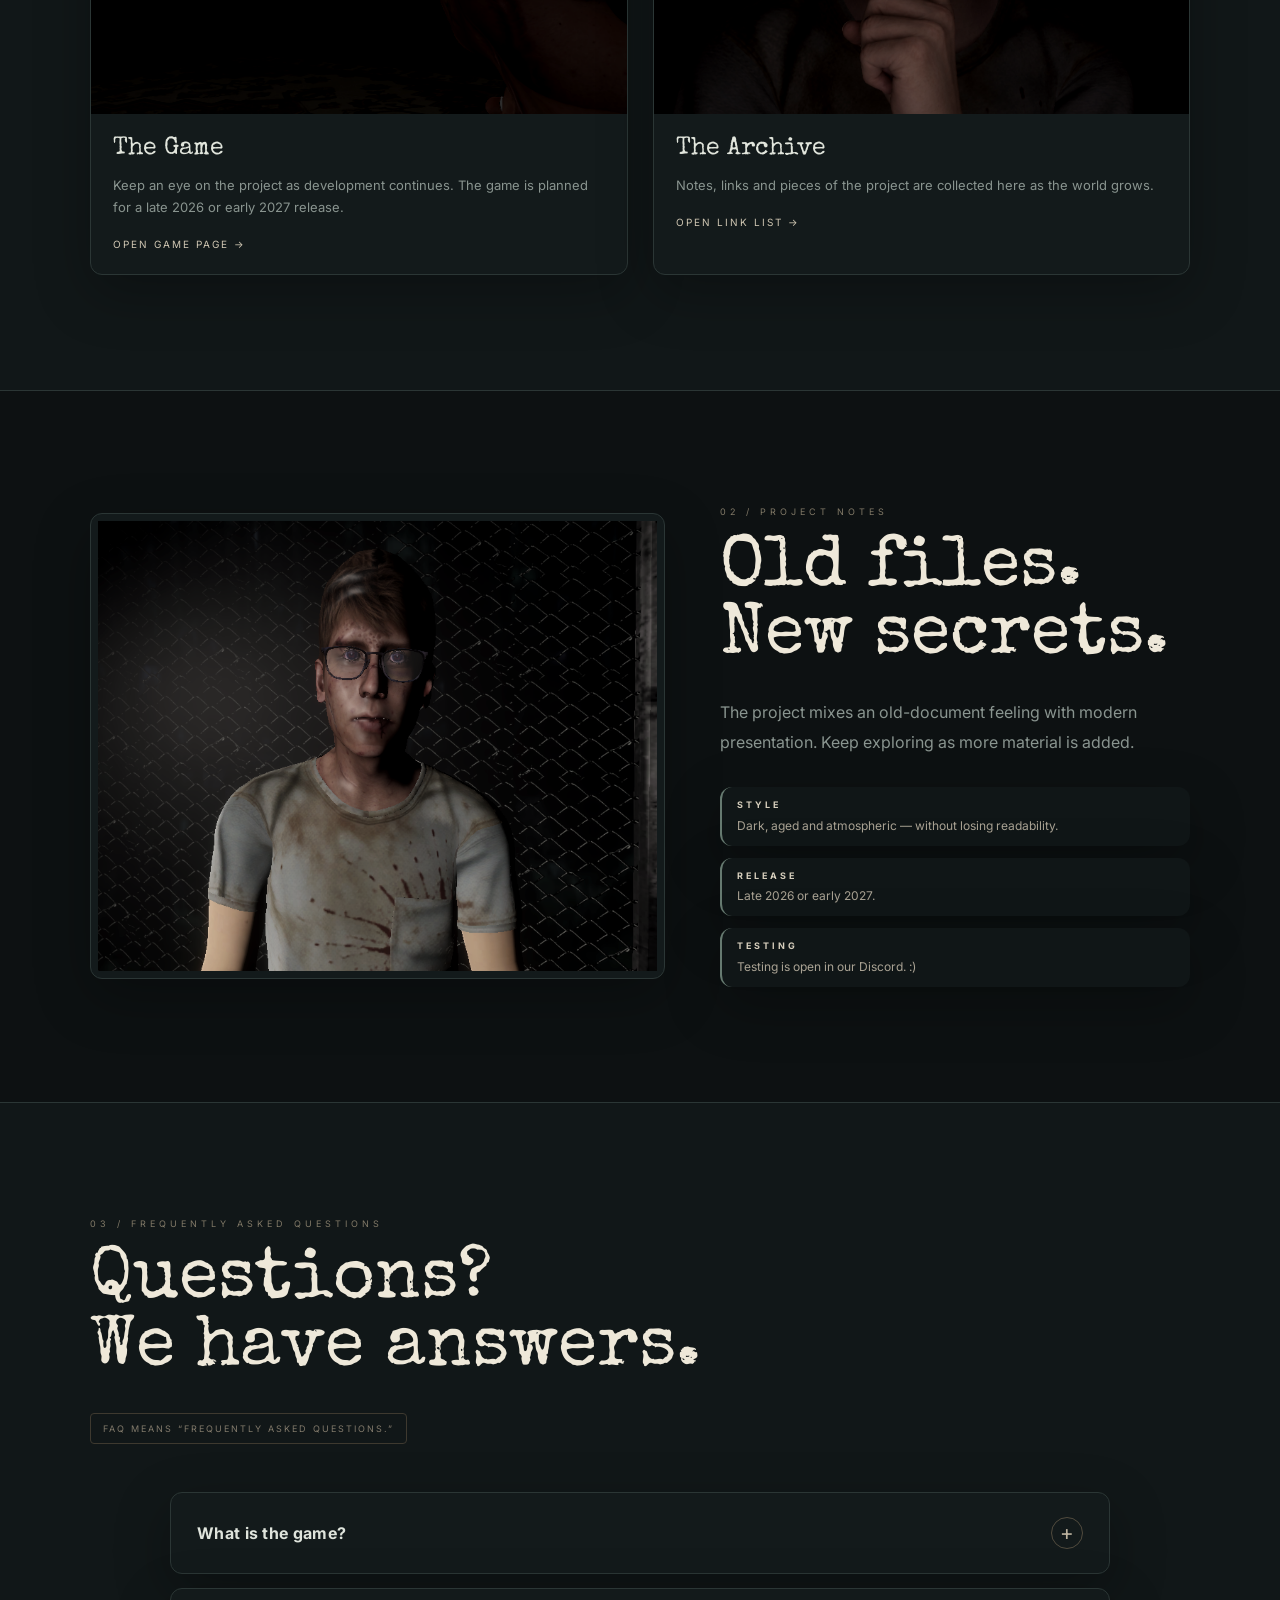
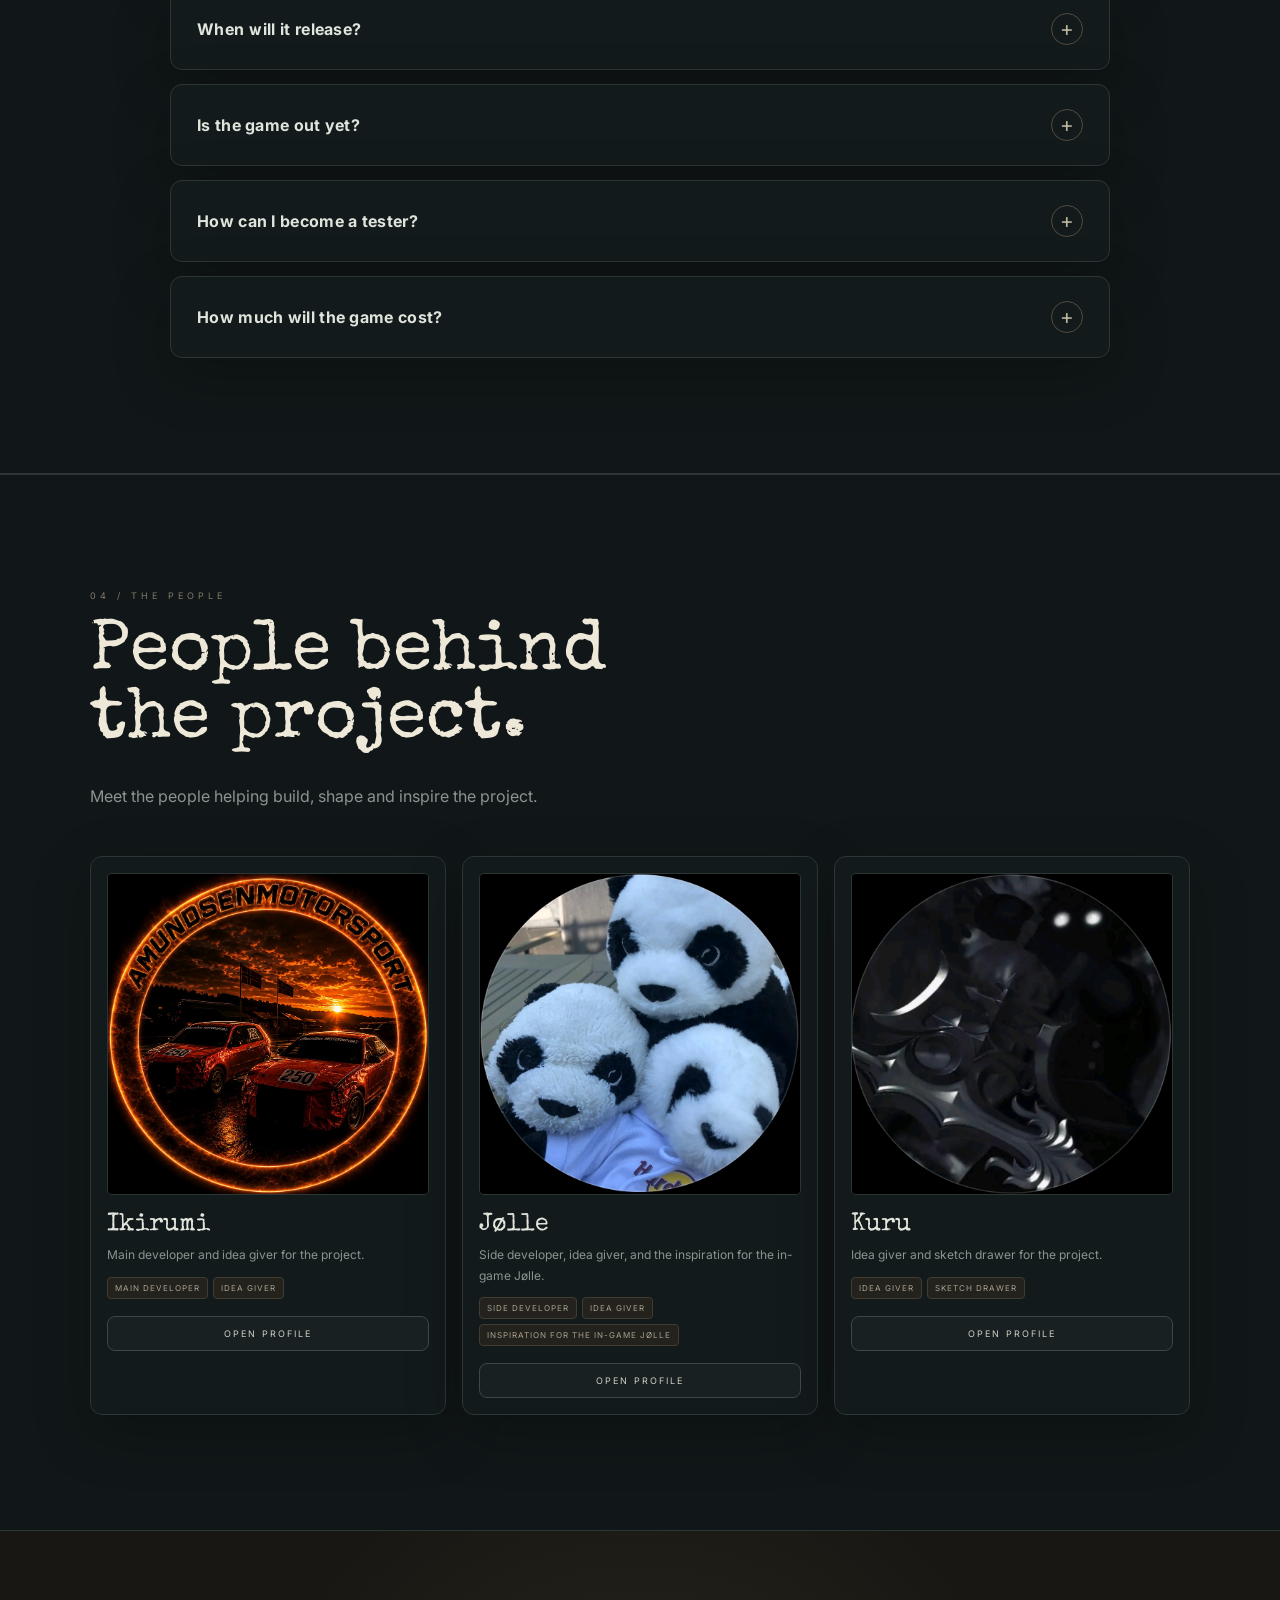
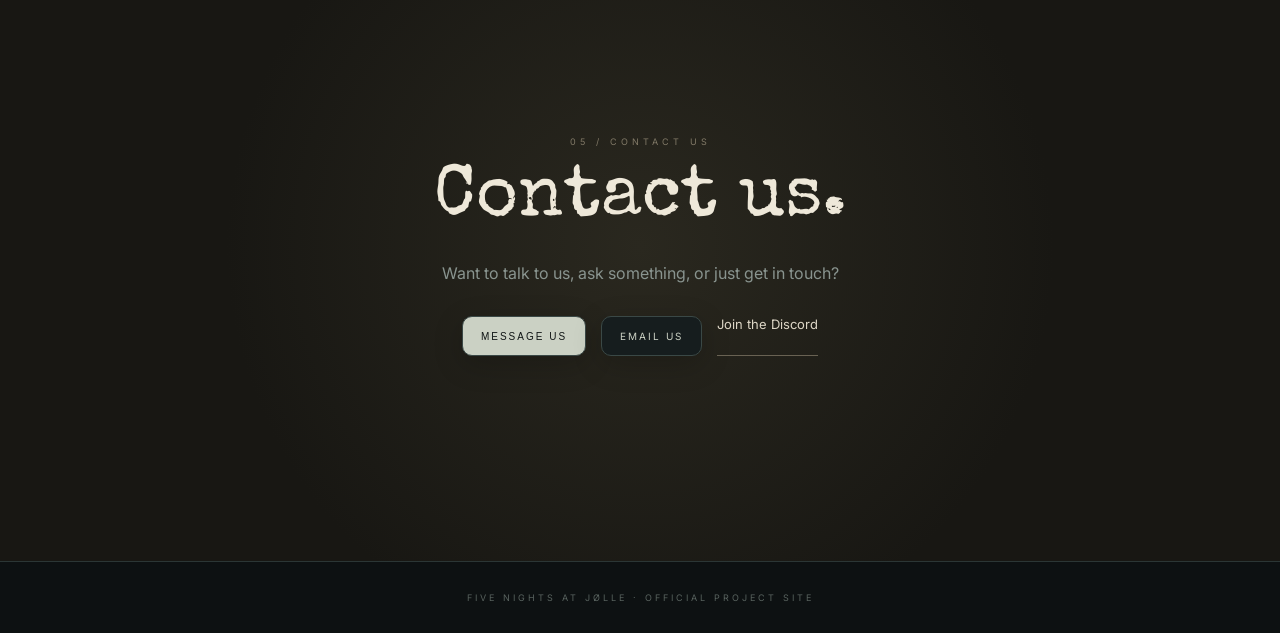
<file: home/index.html>
<!DOCTYPE html>
<html lang="en">
<head><link rel="icon" type="image/webp" href="../Images/1102960-crop0_225_1314_554-qpcmmsx4-v4.webp?v=20261008">
<meta charset="UTF-8">
<meta name="viewport" content="width=device-width,initial-scale=1.0">
<meta name="theme-color" content="#181713">
<title>Five Nights at Jølle</title>
<style>
@import url('https://fonts.googleapis.com/css2?family=Special+Elite&family=Inter:wght@400;500;600&display=swap');
*{box-sizing:border-box}html{scroll-behavior:smooth}body{opacity:0;transform:translateY(8px);transition:opacity .45s ease,transform .45s ease}body.page-ready{opacity:1;transform:none}body.page-leaving{opacity:0;transform:translateY(-8px);pointer-events:none}body{margin:0;background:#181713;color:#ddd8ca;font-family:Inter,Arial,sans-serif;overflow-x:hidden}body:before{content:"";position:fixed;inset:0;pointer-events:none;z-index:20;opacity:.055;background-image:url("data:image/svg+xml,%3Csvg viewBox='0 0 180 180' xmlns='http://www.w3.org/2000/svg'%3E%3Cfilter id='n'%3E%3CfeTurbulence type='fractalNoise' baseFrequency='.8' numOctaves='4' stitchTiles='stitch'/%3E%3C/filter%3E%3Crect width='100%25' height='100%25' filter='url(%23n)' opacity='.8'/%3E%3C/svg%3E")}::selection{background:#b7a98b;color:#171612}
.hero{min-height:100vh;display:flex;align-items:flex-end;position:relative;padding:150px 7vw 90px;overflow:hidden}.hero-bg{position:absolute;inset:0;background:linear-gradient(90deg,#181713 0%,#181713aa 35%,#18171344 70%,#181713 100%),linear-gradient(0deg,#181713 0%,transparent 32%,#18171377 100%),url("../Images/Gemini_Generated_Image_avwtjuavwtjuavwt.jpg") center/cover no-repeat;filter:saturate(.72) contrast(1.06);transform:scale(1.04);animation:slowzoom 18s ease-in-out infinite alternate}.hero:after{content:"";position:absolute;left:7vw;right:7vw;bottom:42px;height:1px;background:#77705d55}.hero-content{position:relative;z-index:2;width:min(1120px,100%);margin:auto}.stamp{display:inline-block;border:1px solid #7d756455;padding:8px 12px;color:#aaa18d;font-size:9px;letter-spacing:3px;text-transform:uppercase;transform:rotate(-2deg);margin-bottom:22px}.hero h1{font-family:"Special Elite",Georgia,serif;font-weight:400;font-size:clamp(58px,9vw,112px);line-height:.88;letter-spacing:-3px;margin:0;color:#eee8d9;text-shadow:0 5px 30px #000}.hero h1 span{display:block;font:500 clamp(11px,1.2vw,15px) Inter,sans-serif;letter-spacing:7px;color:#a39b89;margin-top:25px}.hero-copy{max-width:570px;margin:28px 0 0;color:#c0baaa;line-height:1.8;font-size:16px}.actions{display:flex;gap:12px;align-items:center;margin-top:32px}.btn{display:inline-flex;align-items:center;gap:13px;padding:13px 18px;text-decoration:none;text-transform:uppercase;letter-spacing:2px;font-size:10px;border:1px solid #716955;background:#d6ccb5;color:#211f1a;border-radius:4px;transition:.3s}.btn:hover{transform:translateY(-3px);box-shadow:0 10px 25px #0008;background:#eee5d1}.btn.secondary{background:#24221c;color:#c9c1b0;border-color:#514c3f}.btn.secondary:hover{background:#302d25;color:#eee}
section{padding:115px 7vw}.wrap{max-width:1120px;margin:auto}.eyebrow{font-size:9px;color:#817967;letter-spacing:4px;text-transform:uppercase;margin-bottom:18px}.section-title{font-family:"Special Elite",Georgia,serif;font-weight:400;font-size:clamp(42px,6vw,72px);line-height:.95;color:#eee8d9;margin:0 0 25px}.intro{max-width:700px;color:#aaa392;line-height:1.9;font-size:16px}
.paper{background:#211f1a;border-top:1px solid #39362d;border-bottom:1px solid #39362d}.grid{display:grid;grid-template-columns:1fr 1fr;gap:25px;margin-top:55px}.card{position:relative;overflow:hidden;background:#191813;border:1px solid #403c31;border-radius:6px;box-shadow:0 18px 55px #0005}.card img{display:block;width:100%;height:390px;object-fit:cover;filter:saturate(.68) contrast(1.04);transition:transform .7s,filter .7s}.card:hover img{transform:scale(1.045);filter:saturate(.9) contrast(1.06)}.card-info{padding:22px}.card-info strong{font-family:"Special Elite";font-weight:400;font-size:25px;color:#e4ddcc}.card-info p{color:#918b7c;line-height:1.7;font-size:13px}.card-link{display:inline-block;color:#cfc6b2;text-decoration:none;font-size:10px;letter-spacing:2px;text-transform:uppercase;margin-top:7px}.card-link:hover{color:#fff}
.archive{display:grid;grid-template-columns:1.1fr .9fr;gap:55px;align-items:center}.archive-image{border:1px solid #413d32;padding:8px;background:#24221c;box-shadow:0 20px 60px #0006;transform:rotate(-1deg)}.archive-image img{display:block;width:100%;height:450px;object-fit:cover;filter:grayscale(.25) sepia(.15)}.facts{display:grid;gap:12px;margin-top:30px}.fact{border-left:2px solid #625b4a;padding:11px 15px;background:#1c1b16;color:#aaa394;font-size:12px;line-height:1.6}.fact b{display:block;color:#d7cfbd;font-size:9px;letter-spacing:3px;text-transform:uppercase;margin-bottom:3px}
.contact{text-align:center;min-height:70vh;display:flex;align-items:center;background:radial-gradient(circle at center,#2a281f 0,#181713 58%)}.contact .intro{margin:0 auto}.contact-links{display:flex;justify-content:center;flex-wrap:wrap;gap:15px;margin-top:28px}.plain{color:#ddd6c6;text-decoration:none;border-bottom:1px solid #696253;padding-bottom:5px;font-size:13px}.plain:hover{border-color:#ddd}
footer{padding:30px;text-align:center;border-top:1px solid #343128;color:#6d685b;font-size:9px;letter-spacing:3px;text-transform:uppercase}
.reveal{opacity:0;transform:translateY(25px);transition:opacity .8s,transform .8s}.reveal.show{opacity:1;transform:none}@keyframes slowzoom{from{transform:scale(1.04)}to{transform:scale(1.09)}}@media(max-width:760px){.nav-dropdown{position:static}.nav-dropdown-toggle{width:100%;text-align:left;padding:12px 11px}.nav-dropdown-menu{position:static;display:none;box-shadow:none;margin:0 0 3px;border-radius:5px}.nav-dropdown.open .nav-dropdown-menu{display:block;opacity:1;visibility:visible;transform:none}.nav-dropdown-menu a{width:100%}header{padding:10px}.nav{position:relative;padding:9px 10px}.logo{font-size:15px}.logo small{display:none}.menu-toggle{display:block}nav{display:none;position:absolute;top:calc(100% + 7px);left:0;right:0;flex-direction:column;gap:3px;padding:8px;background:rgba(27,26,21,.97);border:1px solid #3b382e;border-radius:7px;box-shadow:0 14px 35px #0009}nav.open{display:flex}nav a{font-size:10px;padding:12px 11px;width:100%}.hero{padding:140px 24px 75px}.hero-bg{background:linear-gradient(90deg,#181713dd,#18171366),linear-gradient(0deg,#181713,#18171333),url("../Images/Gemini_Generated_Image_avwtjuavwtjuavwt.jpg") center/cover}.hero h1{letter-spacing:-2px}.hero-copy{font-size:14px}.actions{flex-wrap:wrap}section{padding:80px 24px}.grid,.archive{grid-template-columns:1fr}.card img{height:280px}.archive-image img{height:300px}.contact{min-height:60vh}}@media(prefers-reduced-motion:reduce){*,*:before,*:after{animation:none!important;transition:none!important;scroll-behavior:auto!important}}
.contact-modal{position:fixed;inset:0;z-index:100;display:flex;align-items:center;justify-content:center;padding:24px;background:#0d0c0ae6;backdrop-filter:blur(10px);opacity:0;visibility:hidden;transition:opacity .35s,visibility .35s}.contact-modal.open{opacity:1;visibility:visible}.contact-box{width:min(560px,100%);max-height:90vh;overflow:auto;background:#211f1a;border:1px solid #514b3d;border-radius:9px;box-shadow:0 30px 100px #000b;padding:32px;transform:translateY(25px) scale(.97);transition:transform .4s cubic-bezier(.2,.8,.2,1)}.contact-modal.open .contact-box{transform:none}.contact-top{display:flex;justify-content:space-between;align-items:flex-start;gap:20px}.contact-top h3{font-family:"Special Elite",serif;font-size:34px;font-weight:400;color:#eee8d9;margin:0}.contact-top p{color:#888170;font-size:12px;line-height:1.6;margin:9px 0 0}.modal-close{border:1px solid #4b463a;background:#29261f;color:#bdb4a2;width:36px;height:36px;border-radius:5px;font-size:20px;cursor:pointer;transition:.25s}.modal-close:hover{background:#3a352b;color:#fff;transform:rotate(90deg)}.contact-form{margin-top:26px}.field{margin-bottom:18px}.field label{display:block;color:#8f8879;font-size:9px;letter-spacing:3px;text-transform:uppercase;margin-bottom:8px}.field input,.field textarea{width:100%;border:1px solid #454036;background:#171611;color:#e1dacb;border-radius:5px;padding:13px;font:13px Inter,Arial,sans-serif;outline:none;transition:border-color .25s,box-shadow .25s}.field input:focus,.field textarea:focus{border-color:#827764;box-shadow:0 0 0 3px #82776418}.field textarea{min-height:145px;resize:vertical}.identity{display:grid;grid-template-columns:1fr 1fr;gap:10px}.identity-option{position:relative}.identity-option input{position:absolute;opacity:0;pointer-events:none}.identity-option label{display:flex;align-items:center;justify-content:center;padding:13px;border:1px solid #454036;border-radius:5px;background:#171611;color:#999282;cursor:pointer;transition:.25s}.identity-option input:checked+label{background:#39342b;border-color:#8a7e69;color:#eee8d9;box-shadow:inset 0 -2px #a0937c}.email-field{overflow:hidden;max-height:0;opacity:0;margin:0;transform:translateY(-8px);transition:max-height .4s,opacity .3s,transform .4s,margin .4s}.email-field.show{max-height:100px;opacity:1;margin-bottom:18px;transform:none}.form-submit{width:100%;justify-content:center;cursor:pointer}.form-status{min-height:18px;text-align:center;color:#958d7d;font-size:11px;margin-top:12px}.contact-modal.sent .contact-box{animation:modalSent .55s ease}@keyframes modalSent{50%{transform:scale(.985)}to{transform:none}}.form-submit.loading{pointer-events:none;opacity:.65}.form-submit.success{background:#b7ad96}.form-submit.error{background:#5a423b;color:#eee}@media(max-width:600px){.contact-modal{padding:12px}.contact-box{padding:23px}.contact-top h3{font-size:28px}.identity{grid-template-columns:1fr}.field textarea{min-height:120px}}
.faq{background:#211f1a;border-top:1px solid #39362d;border-bottom:1px solid #39362d}.faq-list{max-width:940px;margin:48px auto 0;display:grid;gap:14px}.faq-item{border:1px solid #464136;background:linear-gradient(145deg,#211f1a,#181713);border-radius:9px;overflow:hidden;box-shadow:0 12px 35px #0005;transition:border-color .3s,transform .3s,box-shadow .3s}.faq-item:hover{border-color:#655d4d;transform:translateY(-2px);box-shadow:0 18px 45px #0007}.faq-item.open{border-color:#756b57;box-shadow:0 20px 55px #0008}.faq-question{width:100%;display:flex;align-items:center;justify-content:space-between;gap:24px;padding:24px 26px;background:transparent;border:0;color:#eee8d9;text-align:left;font:700 16px Inter,Arial,sans-serif;letter-spacing:.3px;cursor:pointer}.faq-question:hover{background:#29261f}.faq-icon{width:32px;height:32px;display:flex;align-items:center;justify-content:center;flex:0 0 32px;border:1px solid #514b3e;border-radius:50%;color:#bdb3a0;font:400 21px Inter,Arial,sans-serif;transition:transform .35s,background .25s,border-color .25s}.faq-item.open .faq-icon{transform:rotate(45deg);background:#343027;border-color:#817866}.faq-answer{display:block;max-height:0;overflow:hidden;transition:max-height .45s ease}.faq-answer-inner{margin:0 20px 20px;padding:18px 20px;border-left:3px solid #756b57;background:#171611;border:1px solid #373329;border-left-width:3px;border-radius:0 6px 6px 0;color:#b5ad9e;line-height:1.8;font-size:13px}.faq-item.open .faq-answer{max-height:180px}.faq-meaning{display:inline-block;margin-top:4px;padding:9px 12px;border:1px solid #3e392f;border-radius:4px;color:#827a6b;font-size:9px;letter-spacing:2px;text-transform:uppercase}
@media(max-width:760px){.faq-list{margin-top:35px;gap:10px}.faq-question{padding:19px 17px;font-size:14px}.faq-icon{width:29px;height:29px;flex-basis:29px;font-size:19px}.faq-answer-inner{margin:0 13px 14px;padding:15px 15px;font-size:12px}}
</style>
<style id="pageTransitionStyle">body{transition:opacity .3s ease}body.page-out{opacity:0}@keyframes pageIn{from{opacity:0;transform:translateY(8px)}to{opacity:1;transform:none}}body.page-in{animation:pageIn .45s ease}</style><link rel="stylesheet" href="../dropdown/style.css"><style id="contactsStyle">.home-contacts{background:#211f1a;border-top:1px solid #39362d;border-bottom:1px solid #39362d}.home-contacts-grid{display:grid;grid-template-columns:repeat(3,1fr);gap:16px;margin-top:45px}.home-contact-card{background:#191813;border:1px solid #403c31;border-radius:6px;padding:16px;box-shadow:0 18px 55px #0005}.home-contact-pfp{width:100%;aspect-ratio:1;border:1px solid #403c31;border-radius:5px;overflow:hidden;background:#24221c}.home-contact-pfp img{width:100%;height:100%;object-fit:cover;display:block}.home-contact-name{font:25px "Special Elite",serif;color:#e4ddcc;margin-top:17px}.home-contact-description{color:#918b7c;font-size:12px;line-height:1.7;margin-top:8px}.home-contact-roles{display:flex;flex-wrap:wrap;gap:5px;margin-top:11px}.home-contact-role{font-size:8px;letter-spacing:1px;text-transform:uppercase;color:#a9a191;border:1px solid #403c32;background:#24221c;border-radius:4px;padding:5px 7px}.home-contact-open{margin-top:17px;width:100%;padding:11px;border:1px solid #4b4639;border-radius:5px;background:#302d25;color:#cfc6b5;font:9px Inter,sans-serif;letter-spacing:2px;text-transform:uppercase;cursor:pointer}.home-contact-open:hover{background:#3a362c;color:#eee8d9}.home-profile-modal{position:fixed;inset:0;z-index:100;display:flex;align-items:center;justify-content:center;padding:20px;background:#080806b8;backdrop-filter:blur(8px);opacity:0;visibility:hidden;transition:.25s}.home-profile-modal.open{opacity:1;visibility:visible}.home-profile-box{width:min(620px,100%);background:#211f19;border:1px solid #4a4538;border-radius:8px;box-shadow:0 25px 80px #000b;padding:22px;position:relative}.home-profile-grid{display:grid;grid-template-columns:180px 1fr;gap:22px}.home-profile-pfp{aspect-ratio:1;border:1px solid #403c31;border-radius:5px;overflow:hidden;background:#24221c}.home-profile-pfp img{width:100%;height:100%;object-fit:cover}.home-profile-box h3{font:30px "Special Elite",serif;color:#e8e0cf;margin:2px 0 10px}.home-profile-label{font-size:8px;letter-spacing:2px;text-transform:uppercase;color:#716b5e;margin:15px 0 5px}.home-profile-text{color:#a59d8e;font-size:13px;line-height:1.8;margin:0}.home-profile-close{position:absolute;right:15px;top:13px;border:0;background:transparent;color:#8f887a;font-size:22px;cursor:pointer}@media(max-width:760px){.home-contacts-grid{grid-template-columns:1fr}.home-profile-grid{grid-template-columns:105px 1fr}.home-profile-box h3{font-size:25px}}</style></head>
<body>
<header><div class="site-nav"><a class="site-logo" href="../home/">FNAJ</a><div class="site-nav-wrap"><nav><div class="universal-dropdown" id="currentDropdown"><button class="universal-dropdown-toggle" type="button" aria-expanded="false">Game/home</button><div class="universal-dropdown-menu"><small>Home</small><a href="../home/">Home/top</a><a href="../home/#project">Home/project</a><a href="../home/#faq">Home/FAQ</a><a href="../home/#contacts">Home/people</a><a href="../home/#contact">Home/Contact us</a><div class="nav-separator"></div><small>Game</small><a href="../game/">Game/home</a><div class="nav-separator"></div><small>Gallery</small><a href="../gallery/#images">Gallery/Images</a><a href="../gallery/#videos">Gallery/Videos</a><a href="../gallery/#audio">Gallery/Audio</a><div class="nav-separator"></div><small>Links</small><a href="../link-list/">Links/home</a></div></div></nav><button class="menu-toggle" type="button" aria-label="Open menu" aria-expanded="false">Game/home</button></div></div></header>

<main>
<section class="hero" id="home"><div class="hero-bg"></div><div class="hero-content reveal"><div class="stamp">Official Project Archive</div><h1>Welcome to<br>Jølle.<span>A FNAF FAN GAME AIMING FOR REALISM AND SCARINESS</span></h1><p class="hero-copy">Step inside the project, look around, and discover what is being built. It may look quiet here. That does not mean it is empty.</p><div class="actions"><a class="btn" href="#project">Explore the project →</a><a class="btn secondary" href="https://123idkgames456.github.io/FNAJ/game/">The Game</a></div></div></section>
<section class="paper" id="project"><div class="wrap reveal"><div class="eyebrow">01 / The Project</div><h2 class="section-title">Something is<br>being built.</h2><p class="intro">Five Nights at Jølle is a FNAF fan game aiming for realism and scariness. The website is a small window into the world, development and atmosphere behind the game.</p><div class="grid"><article class="card"><img src="../Images/Bilde_2026-10-05_213933909.png" alt="Five Nights at Jølle project"><div class="card-info"><strong>The Game</strong><p>Keep an eye on the project as development continues. The game is planned for a late 2026 or early 2027 release.</p><a class="card-link" href="https://123idkgames456.github.io/FNAJ/game/">Open game page →</a></div></article><article class="card"><img src="../Images/37df717e-2508-4332-9979-1244d0f087b2.png" alt="Project archive"><div class="card-info"><strong>The Archive</strong><p>Notes, links and pieces of the project are collected here as the world grows.</p><a class="card-link" href="https://123idkgames456.github.io/FNAJ/link-list/">Open link list →</a></div></article></div></div></section>
<section><div class="wrap archive reveal"><div class="archive-image"><img src="../Images/Pasted image (2).png" alt="Jølle project archive"></div><div><div class="eyebrow">02 / Project Notes</div><h2 class="section-title">Old files.<br>New secrets.</h2><p class="intro">The project mixes an old-document feeling with modern presentation. Keep exploring as more material is added.</p><div class="facts"><div class="fact"><b>Style</b>Dark, aged and atmospheric — without losing readability.</div><div class="fact"><b>Release</b>Late 2026 or early 2027.</div><div class="fact"><b>Testing</b>Testing is open in our Discord. :)</div></div></div></div></section>

<section class="faq" id="faq"><div class="wrap reveal"><div class="eyebrow">03 / Frequently Asked Questions</div><h2 class="section-title">Questions?<br>We have answers.</h2><div class="faq-meaning" id="faq-meaning">FAQ means “Frequently Asked Questions.”</div><div class="faq-list"><div class="faq-item"><button class="faq-question" type="button">What is the game?<span class="faq-icon">+</span></button><div class="faq-answer"><div class="faq-answer-inner">A FNAF fan game.</div></div></div><div class="faq-item"><button class="faq-question" type="button">When will it release?<span class="faq-icon">+</span></button><div class="faq-answer"><div class="faq-answer-inner">Late 2026 or early 2027.</div></div></div><div class="faq-item"><button class="faq-question" type="button">Is the game out yet?<span class="faq-icon">+</span></button><div class="faq-answer"><div class="faq-answer-inner">It is not out yet, but testing is open. :)</div></div></div><div class="faq-item"><button class="faq-question" type="button">How can I become a tester?<span class="faq-icon">+</span></button><div class="faq-answer"><div class="faq-answer-inner">Enter the Discord and sign up as a tester there.</div></div></div><div class="faq-item"><button class="faq-question" type="button">How much will the game cost?<span class="faq-icon">+</span></button><div class="faq-answer"><div class="faq-answer-inner">The price has not been chosen yet.</div></div></div></div></div></section>
<section class="home-contacts" id="contacts"><div class="wrap reveal"><div class="eyebrow">04 / The People</div><h2 class="section-title">People behind<br>the project.</h2><p class="intro">Meet the people helping build, shape and inspire the project.</p><div class="home-contacts-grid">
<div class="home-contact-card" data-person="ikirumi"><div class="home-contact-pfp"><img alt="Ikirumi"></div><div class="home-contact-name"></div><div class="home-contact-description"></div><div class="home-contact-roles"></div><button class="home-contact-open" type="button">Open profile</button></div>
<div class="home-contact-card" data-person="jolle"><div class="home-contact-pfp"><img alt="Jølle"></div><div class="home-contact-name"></div><div class="home-contact-description"></div><div class="home-contact-roles"></div><button class="home-contact-open" type="button">Open profile</button></div>
<div class="home-contact-card" data-person="kuru"><div class="home-contact-pfp"><img alt="Kuru"></div><div class="home-contact-name"></div><div class="home-contact-description"></div><div class="home-contact-roles"></div><button class="home-contact-open" type="button">Open profile</button></div>
</div></div></section>
<div class="home-profile-modal" id="homeProfileModal"><div class="home-profile-box"><button class="home-profile-close" id="homeProfileClose">×</button><div class="home-profile-grid"><div class="home-profile-pfp"><img id="homeProfileImage"></div><div><h3 id="homeProfileName"></h3><div class="home-profile-label">Description</div><p class="home-profile-text" id="homeProfileDescription"></p><div class="home-profile-label">Roles</div><div class="home-contact-roles" id="homeProfileRoles"></div></div></div></div></div><section class="contact" id="contact"><div class="wrap reveal"><div class="eyebrow">05 / Contact us</div><h2 class="section-title">Contact us.</h2><p class="intro">Want to talk to us, ask something, or just get in touch?</p><div class="contact-links"><button class="btn" type="button" id="openContact">Message us</button><a class="btn secondary" href="mailto:fivegoonsatjolle@gmail.com">Email us</a><a class="plain" href="https://discord.gg/74nkUYaM2a" target="_blank" rel="noopener">Join the Discord</a></div></div></section>
</main>
<div class="contact-modal" id="contactModal" aria-hidden="true"><div class="contact-box" role="dialog" aria-modal="true" aria-labelledby="contactTitle"><div class="contact-top"><div><h3 id="contactTitle">Send us a message.</h3><p>Tell us what you want to say. Choose how you would like us to reply.</p></div><button class="modal-close" type="button" id="closeContact" aria-label="Close">×</button></div><form class="contact-form" id="contactForm" action="https://formsubmit.co/ajax/fivegoonsatjolle@gmail.com" method="POST"><input type="hidden" name="_subject" value="FNAJ Website Message"><input type="hidden" name="_captcha" value="false"><input type="hidden" name="_template" value="basic"><input type="hidden" name="_replyto" id="replyTo"><div class="field"><label for="senderName">From</label><input id="senderName" name="name" type="text" placeholder="Your name" required></div><div class="field"><label>Reply preference</label><div class="identity"><div class="identity-option"><input id="anonymous" name="reply_option" value="Anonymous" type="radio" checked><label for="anonymous">Anonymous<br><small>No reply</small></label></div><div class="identity-option"><input id="withEmail" name="reply_option" value="Email" type="radio"><label for="withEmail">Email me back</label></div></div></div><div class="field email-field" id="emailField"><label for="senderEmail">Your email</label><input id="senderEmail" name="email" type="email" placeholder="you@example.com"></div><div class="field"><label for="message">Message</label><textarea id="message" name="message" placeholder="Write your message..." required></textarea></div><button class="btn form-submit" id="submitButton" type="submit">Send message →</button><div class="form-status" id="formStatus"></div></form></div></div><footer>FIVE NIGHTS AT JØLLE · OFFICIAL PROJECT SITE</footer>
<script>
document.addEventListener("DOMContentLoaded",()=>requestAnimationFrame(()=>document.body.classList.add("page-ready")));window.addEventListener("pageshow",()=>document.body.classList.add("page-ready"));document.addEventListener("click",e=>{const link=e.target.closest("a");if(!link||link.target==="_blank"||link.hasAttribute("download"))return;const url=new URL(link.href,location.href);if(url.origin!==location.origin||url.hash)return;e.preventDefault();document.body.classList.remove("page-ready");document.body.classList.add("page-leaving");setTimeout(()=>location.href=url.href,420)});
const observer=new IntersectionObserver(entries=>entries.forEach(e=>{if(e.isIntersecting)e.target.classList.add("show")}),{threshold:.12});document.querySelectorAll(".reveal").forEach(e=>observer.observe(e));document.querySelectorAll(".faq-question").forEach(q=>q.addEventListener("click",()=>{const item=q.closest(".faq-item");document.querySelectorAll(".faq-item.open").forEach(x=>{if(x!==item)x.classList.remove("open")});item.classList.toggle("open")}));
if(location.pathname.endsWith("/index.html"))history.replaceState(null,"",location.pathname.slice(0,-10));


const modal=document.getElementById("contactModal"),openContact=document.getElementById("openContact"),closeContact=document.getElementById("closeContact"),form=document.getElementById("contactForm"),emailChoice=document.getElementById("withEmail"),anonymousChoice=document.getElementById("anonymous"),emailField=document.getElementById("emailField"),emailInput=document.getElementById("senderEmail"),replyTo=document.getElementById("replyTo"),status=document.getElementById("formStatus"),submitButton=document.getElementById("submitButton");
function setEmail(){const show=emailChoice.checked;emailField.classList.toggle("show",show);emailInput.required=show;if(!show)emailInput.value="";replyTo.value=show?emailInput.value:""}
emailChoice.addEventListener("change",setEmail);anonymousChoice.addEventListener("change",setEmail);emailInput.addEventListener("input",()=>replyTo.value=emailInput.value);
function closeModal(){modal.classList.remove("open");modal.setAttribute("aria-hidden","true");document.body.style.overflow=""}
openContact.addEventListener("click",()=>{modal.classList.add("open");modal.setAttribute("aria-hidden","false");document.body.style.overflow="hidden";status.textContent="";submitButton.classList.remove("success","error");setTimeout(()=>document.getElementById("senderName").focus(),300)});
closeContact.addEventListener("click",closeModal);modal.addEventListener("click",e=>{if(e.target===modal)closeModal});document.addEventListener("keydown",e=>{if(e.key==="Escape"&&modal.classList.contains("open"))closeModal()});
form.addEventListener("submit",async e=>{e.preventDefault();if(!form.reportValidity())return;const name=document.getElementById("senderName").value.trim();const email=emailChoice.checked?emailInput.value.trim():"ANONAMUS";const message=document.getElementById("message").value.trim();const body="Name\n"+name+"\n\nEmail address or ANONAMUS\n"+email+"\n\nMessage\n"+message+"\n\n-sent from FNAJ website";submitButton.classList.add("loading");submitButton.classList.remove("success","error");status.textContent="Sending…";try{const data=new URLSearchParams();data.append("_subject","FNAJ Website Message");data.append("_captcha","false");data.append("_template","basic");data.append("message",body);if(emailChoice.checked)data.append("_replyto",emailInput.value.trim());const response=await fetch(form.action,{method:"POST",body:data,headers:{Accept:"application/json","Content-Type":"application/x-www-form-urlencoded"}});if(!response.ok)throw new Error("send failed");status.textContent="Message sent.";submitButton.textContent="Sent ✓";submitButton.classList.remove("loading");submitButton.classList.add("success");form.reset();anonymousChoice.checked=true;emailField.classList.remove("show");emailInput.required=false;replyTo.value="";setTimeout(()=>{closeModal();submitButton.textContent="Send message →";submitButton.classList.remove("success")},1300)}catch(error){status.textContent="Could not send. Please try again.";submitButton.classList.remove("loading");submitButton.classList.add("error");submitButton.textContent="Try again →"}});
</script><script id="oldFadeScript">document.addEventListener("DOMContentLoaded",()=>requestAnimationFrame(()=>document.body.classList.add("page-ready")));window.addEventListener("pageshow",()=>document.body.classList.add("page-ready"));document.addEventListener("click",e=>{const link=e.target.closest("a");if(!link||link.target==="_blank"||link.hasAttribute("download"))return;const url=new URL(link.href,location.href);if(url.origin!==location.origin||url.hash)return;e.preventDefault();document.body.classList.remove("page-ready");document.body.classList.add("page-leaving");setTimeout(()=>location.href=url.href,420)});</script><script id="homeContactsScript">
const homePeople={ikirumi:{file:"../contacts/Ikirumi.txt",image:"../contacts/Images/Ikirumi.txt"},jolle:{file:"../contacts/Jolle.txt",image:"../contacts/Images/Jolle.txt"},kuru:{file:"../contacts/Kuru.txt",image:"../contacts/Images/Kuru.txt"}};
const parseHomeProfile=t=>{const o={roles:[]};t.split(/\r?\n/).forEach(line=>{const i=line.indexOf(":");if(i<0)return;const k=line.slice(0,i).trim(),v=line.slice(i+1).trim();if(k==="Name")o.name=v;else if(k==="Description")o.description=v;else if(/^Role [1-5]$/.test(k)&&v)o.roles.push(v)});return o};
const loadHomePerson=async(id)=>{const p=homePeople[id];try{const d=parseHomeProfile(await(await fetch(p.file,{cache:"no-store"})).text()),img=(await(await fetch(p.image,{cache:"no-store"})).text()).trim();p.data=d;p.img=img.startsWith("data:image/")?img:"data:image/jpeg;base64,"+img;const card=document.querySelector('[data-person="'+id+'"]');card.querySelector(".home-contact-pfp img").src=p.img;card.querySelector(".home-contact-name").textContent=d.name||id;card.querySelector(".home-contact-description").textContent=d.description||"";card.querySelector(".home-contact-roles").innerHTML=d.roles.map(x=>'<span class="home-contact-role">'+x+"</span>").join("")}catch(e){}};
Object.keys(homePeople).forEach(loadHomePerson);
const hpm=document.getElementById("homeProfileModal"),hpn=document.getElementById("homeProfileName"),hpd=document.getElementById("homeProfileDescription"),hpr=document.getElementById("homeProfileRoles"),hpi=document.getElementById("homeProfileImage");
document.querySelectorAll(".home-contact-open").forEach(b=>b.addEventListener("click",()=>{const p=homePeople[b.closest("[data-person]").dataset.person],d=p.data;if(!d)return;hpn.textContent=d.name;hpd.textContent=d.description||"";hpr.innerHTML=d.roles.map(x=>'<span class="home-contact-role">'+x+"</span>").join("");hpi.src=p.img;hpm.classList.add("open")}));
document.getElementById("homeProfileClose").onclick=()=>hpm.classList.remove("open");hpm.addEventListener("click",e=>{if(e.target===hpm)hpm.classList.remove("open")});document.addEventListener("keydown",e=>{if(e.key==="Escape")hpm.classList.remove("open")});
</script><script src="../dropdown/script.js?v=20261008"></script></body>
</html>
</file>
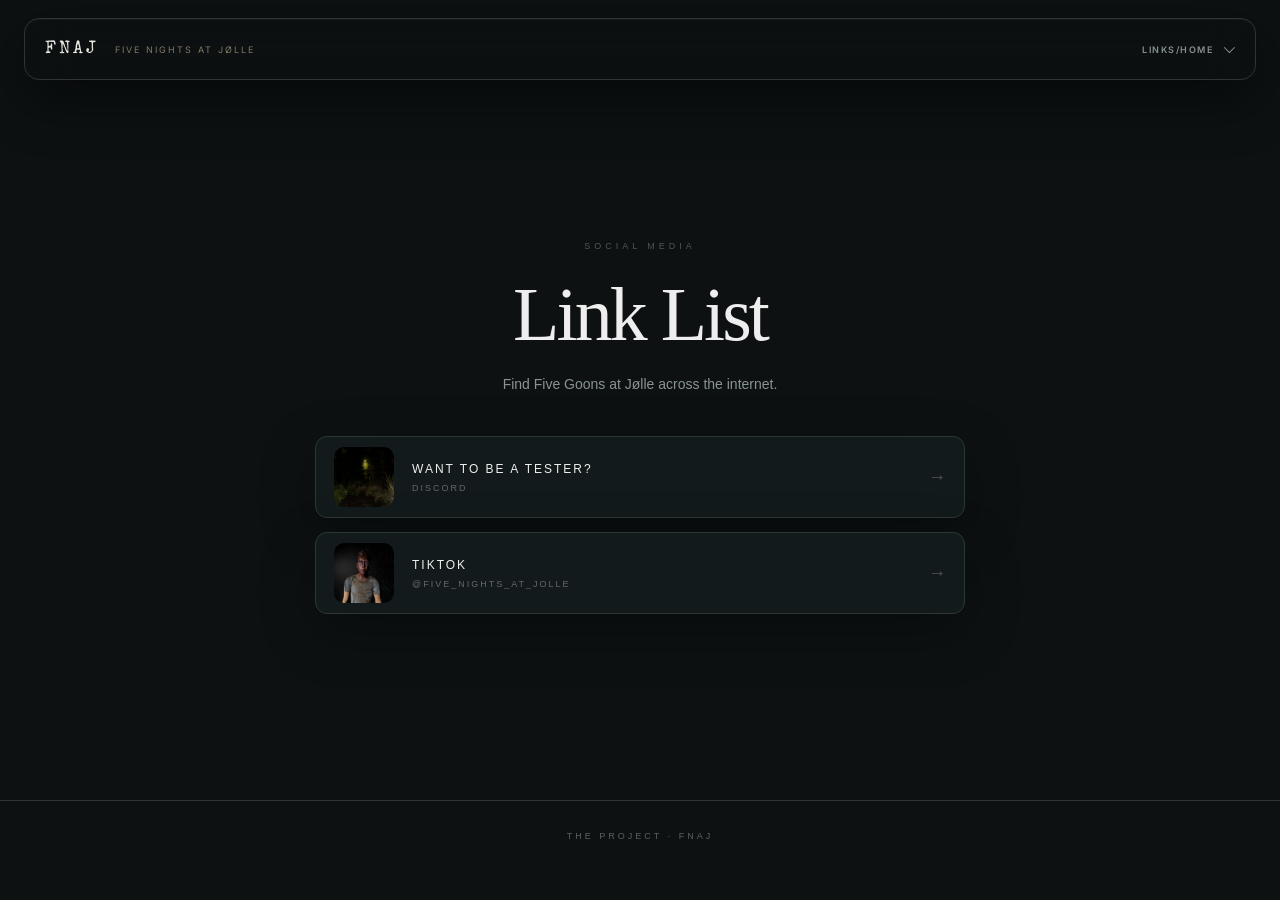
<file: link-list/index.html>
<!DOCTYPE html>
<html lang="en">
<head><link rel="icon" type="image/webp" href="../Images/1102960-crop0_225_1314_554-qpcmmsx4-v4.webp?v=20261008">
<meta charset="UTF-8">
<meta name="viewport" content="width=device-width,initial-scale=1.0">
<title>Link List · FNAJ</title>
<style>
*{box-sizing:border-box}html{scroll-behavior:smooth}body{margin:0;background:#080808;color:#ddd;font-family:Arial,Helvetica,sans-serif;min-height:100vh}::selection{background:#ddd;color:#080808}

main{min-height:calc(100vh - 100px);display:flex;align-items:center;justify-content:center;padding:125px 24px 70px}.content{width:100%;max-width:650px;text-align:center}.label{font-size:9px;color:#555;letter-spacing:4px;text-transform:uppercase;margin-bottom:20px}h1{font-family:Georgia,serif;font-weight:400;font-size:clamp(48px,8vw,76px);margin:0 0 15px;color:#eee;letter-spacing:-3px}.intro{color:#777;line-height:1.7;font-size:14px;margin:0 0 40px}.links{display:flex;flex-direction:column;gap:14px}.link{display:flex;align-items:center;gap:18px;min-height:82px;padding:10px 18px;border:1px solid #242424;border-radius:14px;background:#101010;color:#eee;text-decoration:none;text-align:left;transition:transform .2s,border-color .2s,background .2s}.link:hover{transform:translateY(-3px);border-color:#555;background:#161616}.link img{width:60px;height:60px;object-fit:cover;border-radius:10px}.link-text{display:flex;flex-direction:column;gap:7px}.link-title{font-size:12px;letter-spacing:2px;text-transform:uppercase}.link-sub{font-size:9px;color:#666;letter-spacing:2px;text-transform:uppercase}.arrow{margin-left:auto;color:#555;font-size:18px;transition:transform .2s}.link:hover .arrow{transform:translateX(5px);color:#aaa}footer{border-top:1px solid #1b1b1b;padding:30px;text-align:center;color:#444;font-size:9px;letter-spacing:3px}
@media(max-width:760px){main{padding:50px 16px}.content{max-width:100%}.intro{font-size:13px;margin-bottom:28px}.link{min-height:72px;padding:9px 12px;border-radius:12px;gap:12px}.link img{width:50px;height:50px;border-radius:8px}.link-title{font-size:11px}.link-sub{font-size:8px}.arrow{font-size:16px}}
header{position:fixed;top:0;left:0;right:0;z-index:30;padding:16px 22px}.site-nav{max-width:1180px;margin:auto;padding:10px 12px 10px 18px;display:flex;align-items:center;justify-content:space-between;background:rgba(27,26,21,.86);border:1px solid #3b382e;border-radius:8px;box-shadow:0 14px 45px #0009;backdrop-filter:blur(16px)}.site-logo{font-family:"Special Elite",serif;font-size:16px;letter-spacing:2px;color:#e5dfcf;text-decoration:none;white-space:nowrap}.site-logo span{font:9px Inter,sans-serif;color:#817967;letter-spacing:2px;margin-left:8px}.site-nav-wrap{display:flex;align-items:center}.site-nav nav{display:flex;align-items:center;gap:4px}.site-nav nav a{color:#aaa394;text-decoration:none;font-size:9px;letter-spacing:2px;text-transform:uppercase;padding:10px 13px;border-radius:5px;transition:.25s}.site-nav nav a:hover,.site-nav nav a.active{color:#eee8d9;background:#343127}.site-nav nav a.active{box-shadow:inset 0 -2px #8a806c}.menu-toggle{display:none;background:transparent;border:1px solid #494438;color:#c9c1b0;border-radius:5px;width:40px;height:38px;font-size:18px;cursor:pointer}@media(max-width:760px){header{padding:10px}.site-nav{position:relative;padding:9px 10px}.site-logo{font-size:15px}.site-logo span{display:none}.menu-toggle{display:block}.site-nav nav{display:none;position:absolute;top:calc(100% + 7px);left:0;right:0;flex-direction:column;gap:3px;padding:8px;background:rgba(27,26,21,.98);border:1px solid #3b382e;border-radius:7px;box-shadow:0 14px 35px #0009}.site-nav nav.open{display:flex}.site-nav nav a{width:100%;padding:12px 11px;font-size:9px}}</style>
<style id="pageTransitionStyle">body{transition:opacity .3s ease}body.page-out{opacity:0}@keyframes pageIn{from{opacity:0;transform:translateY(8px)}to{opacity:1;transform:none}}body.page-in{animation:pageIn .45s ease}</style><style id="oldFadeSystem">body{opacity:0;transform:translateY(8px);transition:opacity .45s ease,transform .45s ease}body.page-ready{opacity:1;transform:none}body.page-leaving{opacity:0;transform:translateY(-8px);pointer-events:none}</style><link rel="stylesheet" href="../dropdown/style.css"></head>
<body>
<header><div class="site-nav"><a class="site-logo" href="../home/">FNAJ <span>FIVE NIGHTS AT JØLLE</span></a><div class="site-nav-wrap"><nav><div class="universal-dropdown" id="currentDropdown"><button class="universal-dropdown-toggle" type="button" aria-expanded="false">Links/home</button><div class="universal-dropdown-menu"><small>Home</small><a href="../home/">Home/top</a><a href="../home/#project">Home/project</a><a href="../home/#faq">Home/FAQ</a><a href="../home/#contact">Home/Contact us</a><div class="nav-separator"></div><small>Game</small><a href="../game/">Game/home</a><div class="nav-separator"></div><small>Gallery</small><a href="../gallery/#images">Gallery/Images</a><a href="../gallery/#videos">Gallery/Videos</a><a href="../gallery/#audio">Gallery/Audio</a><div class="nav-separator"></div><small>Links</small><a href="../link-list/">Links/home</a></div></div></nav><button class="menu-toggle" type="button" aria-label="Open menu" aria-expanded="false">Links/home</button></div></div></header>
<main id="links"><div class="content"><div class="label">Social Media</div><h1>Link List</h1><p class="intro">Find Five Goons at Jølle across the internet.</p><div class="links"><a class="link" href="https://discord.gg/74nkUYaM2a" target="_blank" rel="noopener"><img src="../Images/1102960-crop0_225_1314_554-qpcmmsx4-v4.webp" alt="Discord"><div class="link-text"><span class="link-title">Want to be a tester?</span><span class="link-sub">Discord</span></div><span class="arrow">→</span></a><a class="link" href="https://www.tiktok.com/@five_nights_at_jolle" target="_blank" rel="noopener"><img src="../Images/Pasted image (2).png" alt="TikTok"><div class="link-text"><span class="link-title">TikTok</span><span class="link-sub">@five_nights_at_jolle</span></div><span class="arrow">→</span></a></div></div></main>
<footer>THE PROJECT · FNAJ</footer>
<script id="oldFadeScript">document.addEventListener("DOMContentLoaded",()=>requestAnimationFrame(()=>document.body.classList.add("page-ready")));window.addEventListener("pageshow",()=>document.body.classList.add("page-ready"));document.addEventListener("click",e=>{const link=e.target.closest("a");if(!link||link.target==="_blank"||link.hasAttribute("download"))return;const url=new URL(link.href,location.href);if(url.origin!==location.origin||url.hash)return;e.preventDefault();document.body.classList.remove("page-ready");document.body.classList.add("page-leaving");setTimeout(()=>location.href=url.href,420)});</script><script src="../dropdown/script.js"></script></body>
</html>
</file>
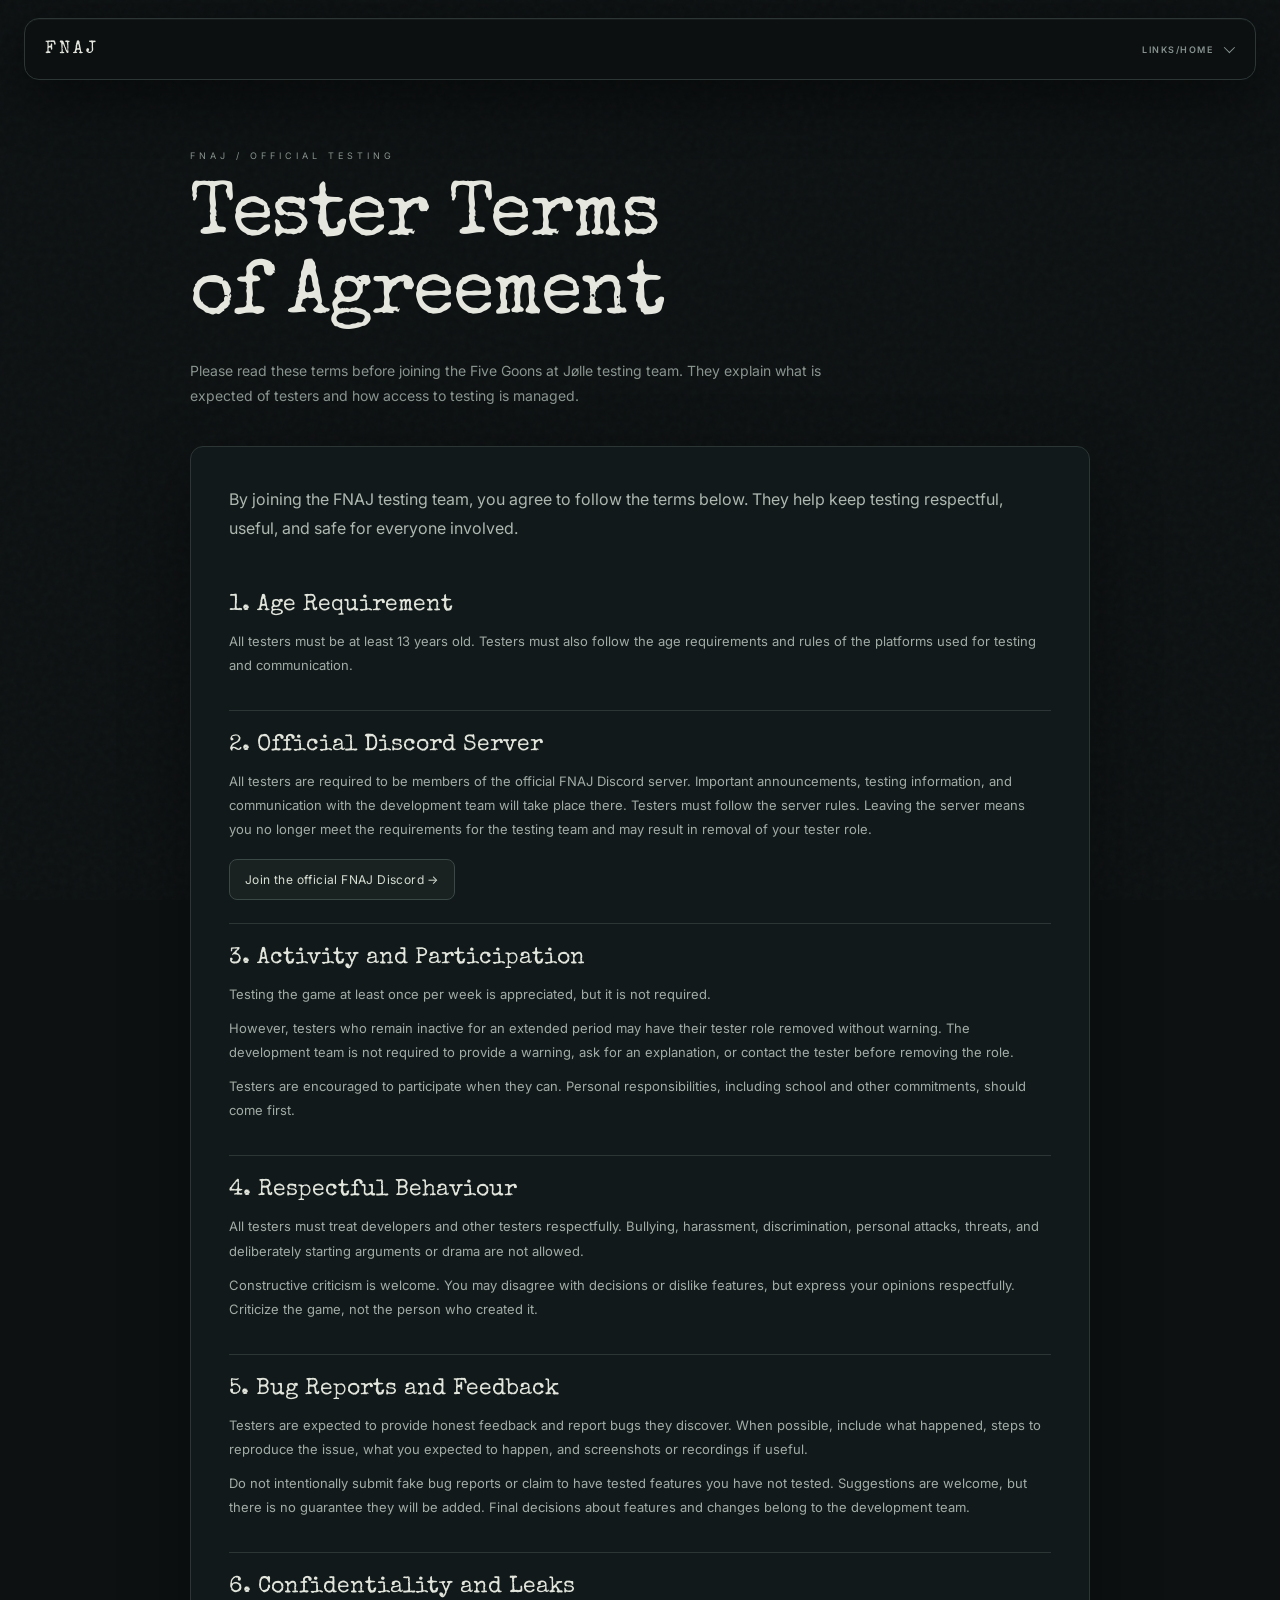
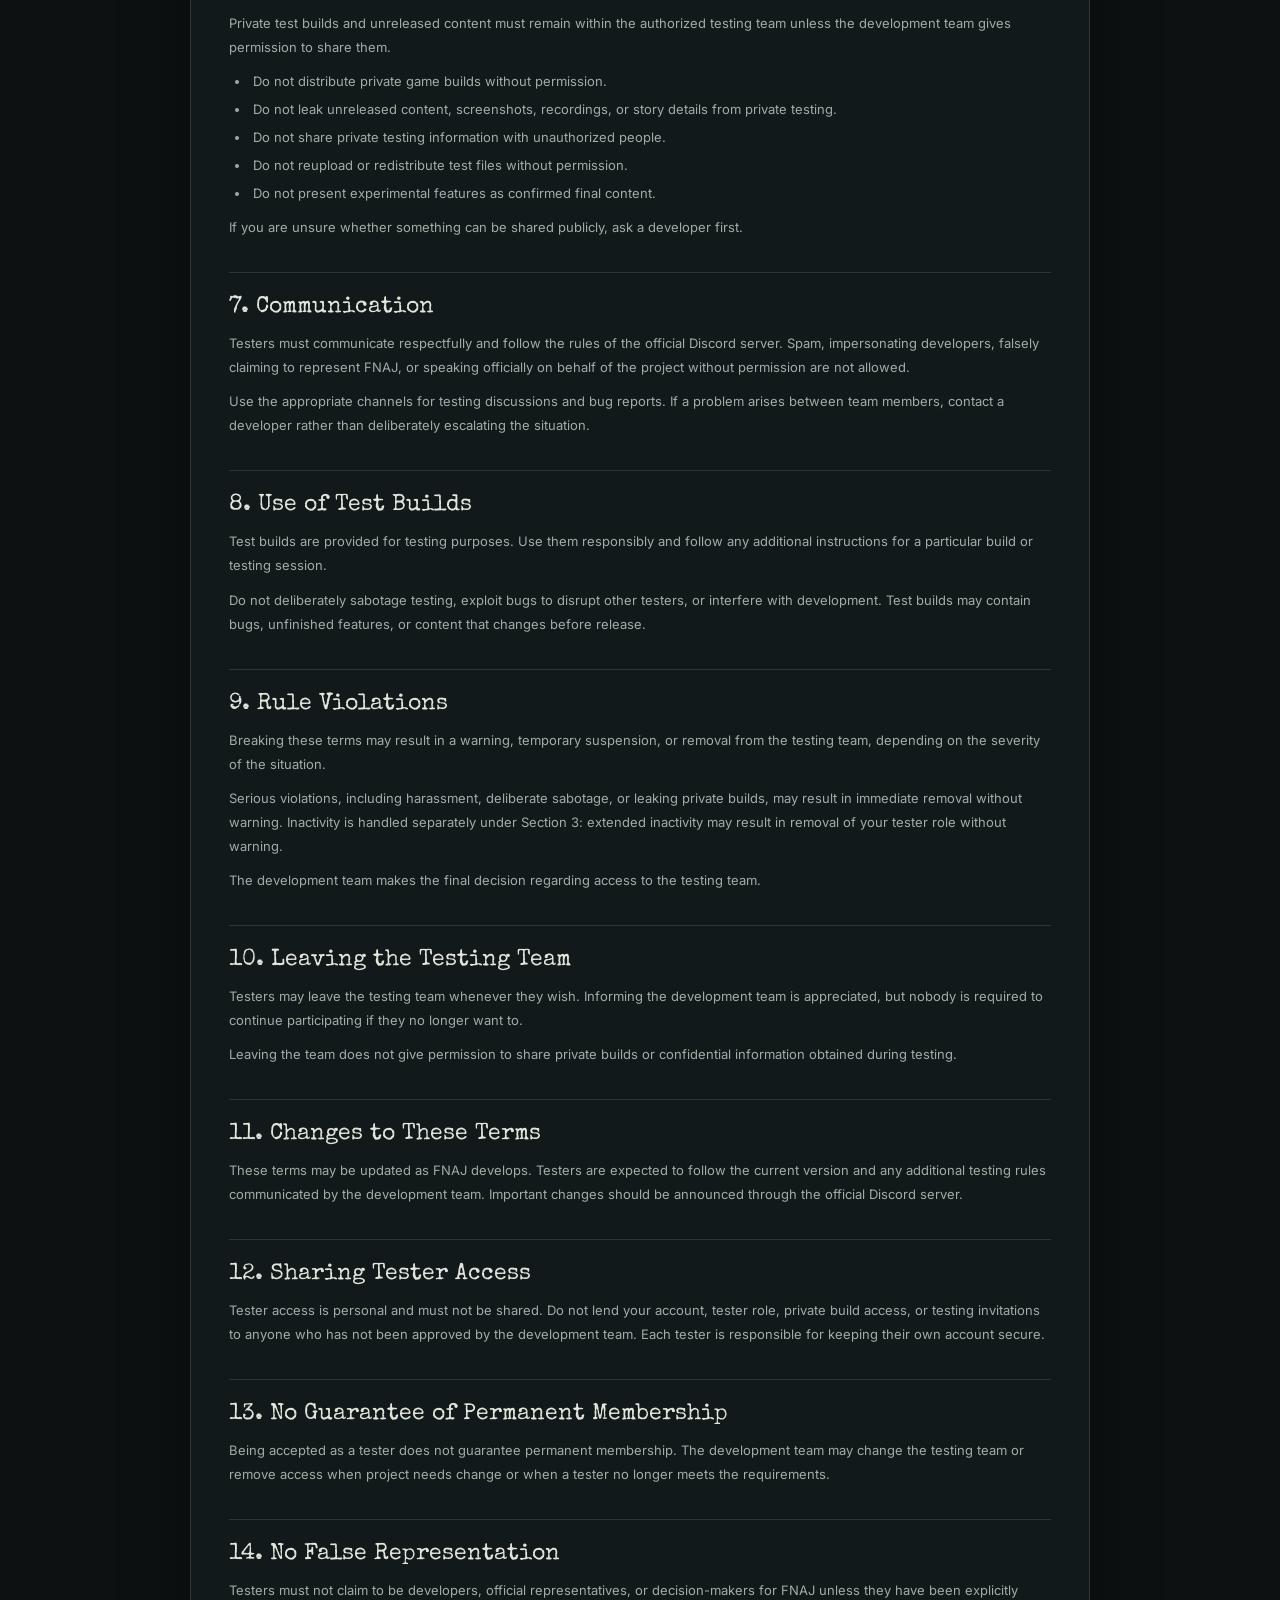
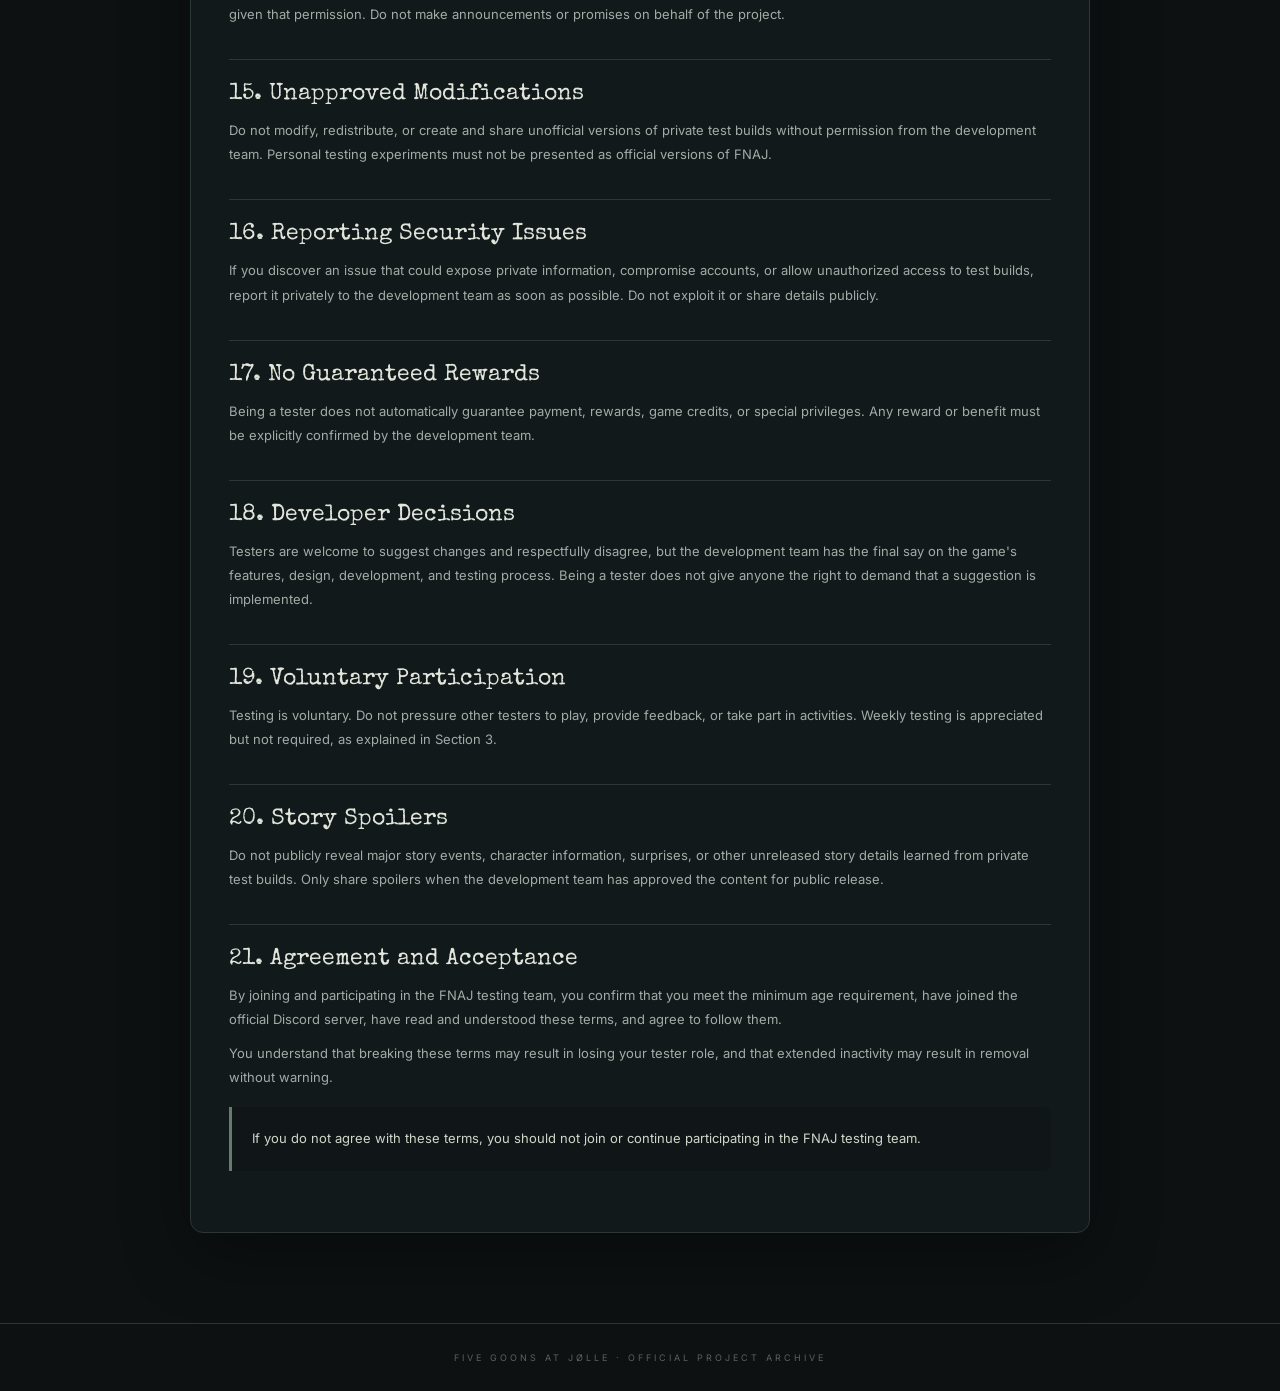
<file: terms/index.html>
<!DOCTYPE html>
<html lang="en">
<head>
<meta charset="UTF-8">
<meta name="viewport" content="width=device-width,initial-scale=1">
<meta name="theme-color" content="#0d1112">
<meta name="description" content="Official Five Goons at Jølle tester terms of agreement.">
<link rel="icon" type="image/webp" href="../Images/1102960-crop0_225_1314_554-qpcmmsx4-v4.webp?v=20261008">
<title>Tester Terms of Agreement | FNAJ</title>
<link rel="stylesheet" href="../dropdown/style.css">
<style>
*{box-sizing:border-box}html{scroll-behavior:smooth}body{margin:0;min-width:320px;background:#0d1112;color:#e5e7df;font-family:Inter,Arial,sans-serif;opacity:0;transition:opacity .3s ease}body.page-ready{opacity:1}body:before{content:"";position:fixed;inset:0;pointer-events:none;z-index:1;opacity:.04;background-image:url("data:image/svg+xml,%3Csvg viewBox='0 0 180 180' xmlns='http://www.w3.org/2000/svg'%3E%3Cfilter id='n'%3E%3CfeTurbulence type='fractalNoise' baseFrequency='.8' numOctaves='4' stitchTiles='stitch'/%3E%3C/filter%3E%3Crect width='100%25' height='100%25' filter='url(%23n)' opacity='.8'/%3E%3C/svg%3E")}header{position:fixed;top:0;left:0;right:0;z-index:100;padding:18px 24px;pointer-events:none}.site-nav{pointer-events:auto;height:62px;max-width:1240px;margin:auto;padding:7px 8px 7px 20px;display:flex;align-items:center;justify-content:space-between;background:rgba(13,17,18,.88);border:1px solid #2b3635;border-radius:15px;box-shadow:0 18px 55px #0008;backdrop-filter:blur(22px)}.site-logo{font-family:"Special Elite",Georgia,serif;font-size:18px;letter-spacing:3px;color:#e5e7df;text-decoration:none}.site-nav-wrap{display:flex;align-items:center}.site-nav nav{display:flex;align-items:center;gap:6px}.menu-toggle{display:none}.page{position:relative;z-index:2;width:min(900px,calc(100% - 40px));margin:0 auto;padding:150px 0 90px}.eyebrow{font-size:9px;color:#89948f;letter-spacing:4px;text-transform:uppercase;margin-bottom:20px}.page h1{font-family:"Special Elite",Georgia,serif;font-size:clamp(38px,7vw,76px);font-weight:400;line-height:1.02;letter-spacing:-1.5px;color:#e5e7df;margin:0}.subtitle{color:#89948f;line-height:1.8;font-size:14px;max-width:680px;margin:22px 0 38px}.terms-card{background:#12191a;border:1px solid #2b3635;border-radius:13px;padding:clamp(20px,4vw,38px);box-shadow:0 22px 70px #0005}.terms-intro{color:#aeb7b0;line-height:1.8;margin:0 0 28px}.term{padding:23px 0;border-top:1px solid #2b3635}.term:first-of-type{border-top:0}.term h2{font:400 23px "Special Elite",Georgia,serif;color:#e1e5dc;margin:0 0 12px}.term p,.term li{font-size:13px;color:#a2aca6;line-height:1.85}.term p{margin:0 0 10px}.term ul{padding-left:21px;margin:10px 0}.term li{padding-left:3px;margin:4px 0}.term a{color:#d0d7ca;text-underline-offset:4px;overflow-wrap:anywhere}.discord-link{display:inline-flex;margin-top:8px;padding:12px 15px;background:#192221;border:1px solid #3a4846;border-radius:8px;color:#d7ded3!important;text-decoration:none;font-size:12px;letter-spacing:.4px}.discord-link:hover{background:#222e2c}.agreement{margin-top:18px;padding:20px;border-left:3px solid #667a70;background:#101617;border-radius:0 8px 8px 0;color:#d0d7ca;line-height:1.8;font-size:13px}footer{position:relative;z-index:2;padding:28px 20px;text-align:center;border-top:1px solid #2b3635;color:#59635f;font-size:9px;letter-spacing:3px;text-transform:uppercase}
@media(max-width:760px){header{padding:10px}.site-nav{height:54px;padding:7px 9px;border-radius:12px}.site-logo{font-size:15px;letter-spacing:2px;max-width:58%;overflow:hidden;text-overflow:ellipsis}.site-nav-wrap{min-width:0;max-width:39%}.site-nav nav{position:fixed;top:74px;right:10px;left:10px;max-height:calc(100vh - 86px);display:none;flex-direction:column;align-items:stretch;gap:4px;padding:8px;background:rgba(13,18,19,.98);border:1px solid #3a4846;border-radius:13px;box-shadow:0 28px 80px #000b;overflow-y:auto}.site-nav nav.open{display:flex}.universal-dropdown{position:static}.universal-dropdown-toggle{display:none!important}.universal-dropdown-menu{position:static!important;width:auto!important;max-height:none!important;padding:0!important;background:transparent!important;border:0!important;box-shadow:none!important;backdrop-filter:none!important;opacity:1!important;visibility:visible!important;pointer-events:auto!important;transform:none!important}.universal-dropdown-menu a{width:100%!important;padding:12px!important}.menu-toggle{display:flex;align-items:center;justify-content:center;min-width:76px;height:38px;padding:0 11px;background:#151c1d;border:1px solid #3a4846;border-radius:9px;color:#c7cec6;font:700 9px Inter,sans-serif;letter-spacing:1.5px;text-transform:uppercase;cursor:pointer}.menu-toggle:before{content:"☰";font-size:15px;margin-right:7px}.menu-toggle.close:before{content:"×";font-size:20px}.page{padding-top:112px;width:calc(100% - 28px)}.terms-card{padding:20px}.term h2{font-size:21px}}
@media(prefers-reduced-motion:reduce){*,*:before,*:after{transition:none!important;scroll-behavior:auto!important}}
</style>
</head>
<body>
<header><div class="site-nav"><a class="site-logo" href="../home/">FNAJ</a><div class="site-nav-wrap"><nav><div class="universal-dropdown" id="currentDropdown"><button class="universal-dropdown-toggle" type="button" aria-expanded="false">Terms</button><div class="universal-dropdown-menu"><small>Home</small><a href="../home/">Home/top</a><a href="../home/#project">Home/project</a><a href="../home/#faq">Home/FAQ</a><a href="../home/#contacts">Home/people</a><a href="../home/#contact">Home/Contact us</a><div class="nav-separator"></div><small>Game</small><a href="../game/">Game/home</a><div class="nav-separator"></div><small>Gallery</small><a href="../gallery/#images">Gallery/Images</a><a href="../gallery/#videos">Gallery/Videos</a><a href="../gallery/#audio">Gallery/Audio</a><div class="nav-separator"></div><small>Links</small><a href="../link-list/">Links/home</a><div class="nav-separator"></div><small>Terms</small><a href="./" class="current" data-terms-link>Tester Terms of Agreement</a></div></div></nav><button class="menu-toggle" type="button" aria-label="Open menu" aria-expanded="false">Menu</button></div></div></header>
<main class="page">
<div class="eyebrow">FNAJ / Official Testing</div>
<h1>Tester Terms<br>of Agreement</h1>
<p class="subtitle">Please read these terms before joining the Five Goons at Jølle testing team. They explain what is expected of testers and how access to testing is managed.</p>
<article class="terms-card">
<p class="terms-intro">By joining the FNAJ testing team, you agree to follow the terms below. They help keep testing respectful, useful, and safe for everyone involved.</p>
<section class="term"><h2>1. Age Requirement</h2><p>All testers must be at least 13 years old. Testers must also follow the age requirements and rules of the platforms used for testing and communication.</p></section>
<section class="term"><h2>2. Official Discord Server</h2><p>All testers are required to be members of the official FNAJ Discord server. Important announcements, testing information, and communication with the development team will take place there. Testers must follow the server rules. Leaving the server means you no longer meet the requirements for the testing team and may result in removal of your tester role.</p><a class="discord-link" href="https://discord.gg/x4mNtpJgtU" target="_blank" rel="noopener noreferrer">Join the official FNAJ Discord →</a></section>
<section class="term"><h2>3. Activity and Participation</h2><p>Testing the game at least once per week is appreciated, but it is not required.</p><p>However, testers who remain inactive for an extended period may have their tester role removed without warning. The development team is not required to provide a warning, ask for an explanation, or contact the tester before removing the role.</p><p>Testers are encouraged to participate when they can. Personal responsibilities, including school and other commitments, should come first.</p></section>
<section class="term"><h2>4. Respectful Behaviour</h2><p>All testers must treat developers and other testers respectfully. Bullying, harassment, discrimination, personal attacks, threats, and deliberately starting arguments or drama are not allowed.</p><p>Constructive criticism is welcome. You may disagree with decisions or dislike features, but express your opinions respectfully. Criticize the game, not the person who created it.</p></section>
<section class="term"><h2>5. Bug Reports and Feedback</h2><p>Testers are expected to provide honest feedback and report bugs they discover. When possible, include what happened, steps to reproduce the issue, what you expected to happen, and screenshots or recordings if useful.</p><p>Do not intentionally submit fake bug reports or claim to have tested features you have not tested. Suggestions are welcome, but there is no guarantee they will be added. Final decisions about features and changes belong to the development team.</p></section>
<section class="term"><h2>6. Confidentiality and Leaks</h2><p>Private test builds and unreleased content must remain within the authorized testing team unless the development team gives permission to share them.</p><ul><li>Do not distribute private game builds without permission.</li><li>Do not leak unreleased content, screenshots, recordings, or story details from private testing.</li><li>Do not share private testing information with unauthorized people.</li><li>Do not reupload or redistribute test files without permission.</li><li>Do not present experimental features as confirmed final content.</li></ul><p>If you are unsure whether something can be shared publicly, ask a developer first.</p></section>
<section class="term"><h2>7. Communication</h2><p>Testers must communicate respectfully and follow the rules of the official Discord server. Spam, impersonating developers, falsely claiming to represent FNAJ, or speaking officially on behalf of the project without permission are not allowed.</p><p>Use the appropriate channels for testing discussions and bug reports. If a problem arises between team members, contact a developer rather than deliberately escalating the situation.</p></section>
<section class="term"><h2>8. Use of Test Builds</h2><p>Test builds are provided for testing purposes. Use them responsibly and follow any additional instructions for a particular build or testing session.</p><p>Do not deliberately sabotage testing, exploit bugs to disrupt other testers, or interfere with development. Test builds may contain bugs, unfinished features, or content that changes before release.</p></section>
<section class="term"><h2>9. Rule Violations</h2><p>Breaking these terms may result in a warning, temporary suspension, or removal from the testing team, depending on the severity of the situation.</p><p>Serious violations, including harassment, deliberate sabotage, or leaking private builds, may result in immediate removal without warning. Inactivity is handled separately under Section 3: extended inactivity may result in removal of your tester role without warning.</p><p>The development team makes the final decision regarding access to the testing team.</p></section>
<section class="term"><h2>10. Leaving the Testing Team</h2><p>Testers may leave the testing team whenever they wish. Informing the development team is appreciated, but nobody is required to continue participating if they no longer want to.</p><p>Leaving the team does not give permission to share private builds or confidential information obtained during testing.</p></section>
<section class="term"><h2>11. Changes to These Terms</h2><p>These terms may be updated as FNAJ develops. Testers are expected to follow the current version and any additional testing rules communicated by the development team. Important changes should be announced through the official Discord server.</p></section>
<section class="term"><h2>12. Sharing Tester Access</h2><p>Tester access is personal and must not be shared. Do not lend your account, tester role, private build access, or testing invitations to anyone who has not been approved by the development team. Each tester is responsible for keeping their own account secure.</p></section>
<section class="term"><h2>13. No Guarantee of Permanent Membership</h2><p>Being accepted as a tester does not guarantee permanent membership. The development team may change the testing team or remove access when project needs change or when a tester no longer meets the requirements.</p></section>
<section class="term"><h2>14. No False Representation</h2><p>Testers must not claim to be developers, official representatives, or decision-makers for FNAJ unless they have been explicitly given that permission. Do not make announcements or promises on behalf of the project.</p></section>
<section class="term"><h2>15. Unapproved Modifications</h2><p>Do not modify, redistribute, or create and share unofficial versions of private test builds without permission from the development team. Personal testing experiments must not be presented as official versions of FNAJ.</p></section>
<section class="term"><h2>16. Reporting Security Issues</h2><p>If you discover an issue that could expose private information, compromise accounts, or allow unauthorized access to test builds, report it privately to the development team as soon as possible. Do not exploit it or share details publicly.</p></section>
<section class="term"><h2>17. No Guaranteed Rewards</h2><p>Being a tester does not automatically guarantee payment, rewards, game credits, or special privileges. Any reward or benefit must be explicitly confirmed by the development team.</p></section>
<section class="term"><h2>18. Developer Decisions</h2><p>Testers are welcome to suggest changes and respectfully disagree, but the development team has the final say on the game's features, design, development, and testing process. Being a tester does not give anyone the right to demand that a suggestion is implemented.</p></section>
<section class="term"><h2>19. Voluntary Participation</h2><p>Testing is voluntary. Do not pressure other testers to play, provide feedback, or take part in activities. Weekly testing is appreciated but not required, as explained in Section 3.</p></section>
<section class="term"><h2>20. Story Spoilers</h2><p>Do not publicly reveal major story events, character information, surprises, or other unreleased story details learned from private test builds. Only share spoilers when the development team has approved the content for public release.</p></section>
<section class="term"><h2>21. Agreement and Acceptance</h2><p>By joining and participating in the FNAJ testing team, you confirm that you meet the minimum age requirement, have joined the official Discord server, have read and understood these terms, and agree to follow them.</p><p>You understand that breaking these terms may result in losing your tester role, and that extended inactivity may result in removal without warning.</p><div class="agreement">If you do not agree with these terms, you should not join or continue participating in the FNAJ testing team.</div></section>
</article>
</main>
<footer>Five Goons at Jølle · Official Project Archive</footer>
<script src="../dropdown/script.js?v=20261029"></script>
<script>document.addEventListener("DOMContentLoaded",()=>requestAnimationFrame(()=>document.body.classList.add("page-ready")));window.addEventListener("pageshow",()=>document.body.classList.add("page-ready"));</script>
</body>
</html>
</file>
<file: dropdown/style.css>
@import url('https://fonts.googleapis.com/css2?family=Inter:wght@400;500;600;700&family=Special+Elite&display=swap');
:root{--ui-bg:#0d1112;--ui-panel:#121819;--ui-panel2:#171e1f;--ui-line:#2b3635;--ui-line2:#3a4846;--ui-text:#e5e7df;--ui-muted:#87928f;--ui-accent:#a9b59c;--ui-accent2:#667a70;--ui-shadow:rgba(0,0,0,.48);--ui-ease:cubic-bezier(.16,1,.3,1)}
html{scroll-behavior:smooth;scroll-padding-top:104px}
body{min-width:320px;background:#0d1112!important;color:var(--ui-text)}
body:before{opacity:.035!important}
body:after{content:"";position:fixed;inset:0;pointer-events:none;z-index:999;background-image:linear-gradient(rgba(255,255,255,.018) 1px,transparent 1px),linear-gradient(90deg,rgba(255,255,255,.014) 1px,transparent 1px);background-size:42px 42px;mask-image:linear-gradient(to bottom,black,transparent 75%);opacity:.35}
::selection{background:var(--ui-accent);color:#0d1112}
*:focus-visible{outline:2px solid var(--ui-accent);outline-offset:3px}

header{position:fixed!important;top:0;left:0;right:0;width:100%;height:auto!important;z-index:100;padding:18px 24px!important;pointer-events:none;font-family:Inter,Arial,sans-serif}
.site-nav{pointer-events:auto;height:62px!important;max-width:1240px!important;margin:auto;padding:7px 8px 7px 20px!important;display:flex;align-items:center;justify-content:space-between;background:rgba(13,17,18,.82)!important;border:1px solid var(--ui-line)!important;border-radius:15px!important;box-shadow:0 18px 55px var(--ui-shadow),inset 0 1px rgba(255,255,255,.045)!important;backdrop-filter:blur(22px) saturate(.85)!important;transition:all .4s var(--ui-ease)}
.site-nav:hover{border-color:var(--ui-line2)!important;box-shadow:0 22px 70px rgba(0,0,0,.58),inset 0 1px rgba(255,255,255,.055)!important}
.site-logo{font-family:"Special Elite",Georgia,serif!important;font-size:18px!important;letter-spacing:3px!important;color:var(--ui-text)!important;text-decoration:none!important;white-space:nowrap;transition:transform .35s var(--ui-ease),letter-spacing .35s var(--ui-ease)}
.site-logo:hover{transform:translateX(3px);letter-spacing:3.5px}
.site-nav-wrap{display:flex;align-items:center}
.site-nav nav{display:flex;align-items:center;gap:6px}
.site-nav nav a,.universal-dropdown-toggle{position:relative!important;color:var(--ui-muted)!important;text-decoration:none!important;font:600 9px Inter,Arial,sans-serif!important;letter-spacing:1.5px!important;text-transform:uppercase!important;padding:12px 14px!important;border:1px solid transparent!important;border-radius:9px!important;background:transparent!important;cursor:pointer;transition:all .28s var(--ui-ease)!important}
.site-nav nav a:hover,.site-nav nav a.active,.universal-dropdown-toggle:hover,.universal-dropdown.open .universal-dropdown-toggle{color:var(--ui-text)!important;background:var(--ui-panel2)!important;border-color:var(--ui-line2)!important;transform:none!important}
.site-nav nav a.active{box-shadow:inset 0 -2px var(--ui-accent)!important}
.universal-dropdown{position:relative}
.universal-dropdown-toggle{display:flex;align-items:center;gap:11px;appearance:none;-webkit-appearance:none;box-shadow:none!important}
.universal-dropdown-toggle:after{content:"";width:7px;height:7px;border-right:1px solid currentColor;border-bottom:1px solid currentColor;transform:rotate(45deg) translateY(-2px);transition:transform .35s var(--ui-ease)}
.universal-dropdown.open .universal-dropdown-toggle:after{transform:rotate(225deg) translate(-2px,-2px)}
.universal-dropdown-menu{position:absolute;top:calc(100% + 12px);right:0;width:270px;max-height:72vh;overflow-y:auto;padding:10px;background:rgba(15,20,21,.98);border:1px solid var(--ui-line2);border-radius:13px;box-shadow:0 30px 90px rgba(0,0,0,.7),inset 0 1px rgba(255,255,255,.035);backdrop-filter:blur(24px);opacity:0;visibility:hidden;pointer-events:none;transform:translateY(-12px) scale(.96);transform-origin:top right;transition:opacity .22s var(--ui-ease),transform .4s var(--ui-ease),visibility .22s;z-index:9999}
.universal-dropdown.open .universal-dropdown-menu{opacity:1;visibility:visible;pointer-events:auto;transform:none}
.universal-dropdown-menu small{display:block;padding:11px 12px 7px;color:#586663;font:700 8px Inter,Arial,sans-serif;letter-spacing:2.8px;text-transform:uppercase}
.universal-dropdown-menu a{display:flex!important;align-items:center!important;width:100%!important;padding:11px 12px!important;color:#9aa5a1!important;font:500 9px Inter,Arial,sans-serif!important;letter-spacing:1.5px!important;border-radius:8px!important}
.universal-dropdown-menu a:before{content:"";width:3px;height:0;background:var(--ui-accent);margin-right:0;border-radius:3px;transition:height .25s var(--ui-ease),margin .25s var(--ui-ease)}
.universal-dropdown-menu a:hover:before,.universal-dropdown-menu a.current:before{height:15px;margin-right:9px}
.universal-dropdown-menu a:hover,.universal-dropdown-menu a.current{color:var(--ui-text)!important;background:#1b2424!important;transform:none!important}
.nav-separator{height:1px;background:var(--ui-line);margin:7px 8px}
.menu-toggle{display:none}

.hero{background:#0d1112!important}
.hero:after{background:linear-gradient(90deg,transparent,var(--ui-line2),transparent)!important}
.hero-bg{filter:saturate(.55) contrast(1.12)!important}
.stamp{border-color:var(--ui-line2)!important;color:#8d9993!important;border-radius:999px!important;padding:9px 14px!important}
.btn{border-radius:10px!important;border-color:var(--ui-line2)!important;background:#cbd1c4!important;color:#111616!important;box-shadow:0 8px 30px rgba(0,0,0,.2);transition:all .35s var(--ui-ease)!important}
.btn:hover{transform:translateY(-4px)!important;box-shadow:0 15px 38px rgba(0,0,0,.45)!important}
.btn.secondary{background:#161d1e!important;color:#cbd1c4!important}
.paper,.faq,.home-contacts{background:#111718!important;border-color:var(--ui-line)!important}
.card,.faq-item,.home-contact-card,.link,.fact,.note,.game-image,.archive-image{background:#131a1b!important;border-color:var(--ui-line)!important;box-shadow:0 18px 55px rgba(0,0,0,.28)!important;border-radius:12px!important}
.card:hover,.faq-item:hover,.home-contact-card:hover,.link:hover{border-color:var(--ui-line2)!important;transform:translateY(-5px)!important;box-shadow:0 25px 70px rgba(0,0,0,.42)!important}
.card-info strong,.home-contact-name{color:#e1e5dc!important}
.card-info p,.intro,.home-contact-description{color:#89948f!important}
.fact{border-left-color:var(--ui-accent2)!important;background:#101617!important}
.fact:hover{background:#182020!important;border-color:var(--ui-accent2)!important}
.archive-image{padding:7px!important;transform:none!important}
.archive-image:hover{transform:translateY(-5px)!important}
.faq-question{color:#dfe4dc!important}
.faq-question:hover{background:#192021!important}
.faq-answer-inner{background:#0f1415!important;border-color:var(--ui-line)!important;border-left-color:var(--ui-accent2)!important}
.home-contact-pfp,.home-profile-pfp{border-color:var(--ui-line)!important;background:#0f1415!important}
.home-contact-open{position:relative;overflow:hidden;background:#192021!important;border-color:var(--ui-line2)!important;color:#cbd1c4!important;border-radius:8px!important}
.contact-modal,.home-profile-modal{background:rgba(5,8,9,.76)!important;backdrop-filter:blur(16px)!important}
.contact-box,.home-profile-box{background:#12191a!important;border-color:var(--ui-line2)!important;border-radius:14px!important}
.field input,.field textarea{background:#0d1213!important;border-color:var(--ui-line)!important;color:#e2e6df!important;border-radius:8px!important}
.field input:focus,.field textarea:focus{border-color:var(--ui-accent2)!important;box-shadow:0 0 0 3px rgba(102,122,112,.14)!important}
footer{background:#0d1112!important;border-color:var(--ui-line)!important;color:#59635f!important}
.reveal{transition:opacity .7s var(--ui-ease),transform .7s var(--ui-ease)!important}

@media(max-width:760px){
 header{padding:10px!important}.site-nav{height:54px!important;padding:7px 9px!important;border-radius:12px!important}.site-logo{font-size:15px!important;letter-spacing:2px!important;max-width:58%;overflow:hidden;text-overflow:ellipsis}
 .site-nav-wrap{min-width:0;max-width:39%}.site-nav nav{position:fixed!important;top:74px!important;right:10px!important;left:10px!important;width:auto!important;max-height:calc(100vh - 86px)!important;display:none!important;flex-direction:column;align-items:stretch;gap:4px;padding:8px!important;background:rgba(13,18,19,.98)!important;border:1px solid var(--ui-line2)!important;border-radius:13px!important;box-shadow:0 28px 80px rgba(0,0,0,.72)!important;overflow-y:auto}
 .site-nav nav.open{display:flex!important}.universal-dropdown{position:static!important}.universal-dropdown-toggle{display:none!important}.universal-dropdown-menu{position:static!important;width:auto!important;max-height:none!important;padding:0!important;background:transparent!important;border:0!important;box-shadow:none!important;backdrop-filter:none!important;opacity:1!important;visibility:visible!important;pointer-events:auto!important;transform:none!important}.universal-dropdown-menu a{padding:12px!important}.menu-toggle{display:flex!important;align-items:center;justify-content:center;width:auto!important;min-width:76px!important;height:38px!important;padding:0 11px!important;background:#151c1d!important;border:1px solid var(--ui-line2)!important;border-radius:9px!important;color:#c7cec6!important;font:700 9px Inter,sans-serif!important;letter-spacing:1.5px!important;text-transform:uppercase!important;cursor:pointer}.menu-toggle::before{content:"☰";font-size:15px;margin-right:7px}.menu-toggle.close::before{content:"×";font-size:20px}
 .menu-open{overflow:hidden!important}
}
@media(prefers-reduced-motion:reduce){html{scroll-behavior:auto}*,*:before,*:after{animation-duration:.01ms!important;animation-iteration-count:1!important;transition-duration:.01ms!important}}
</file>
